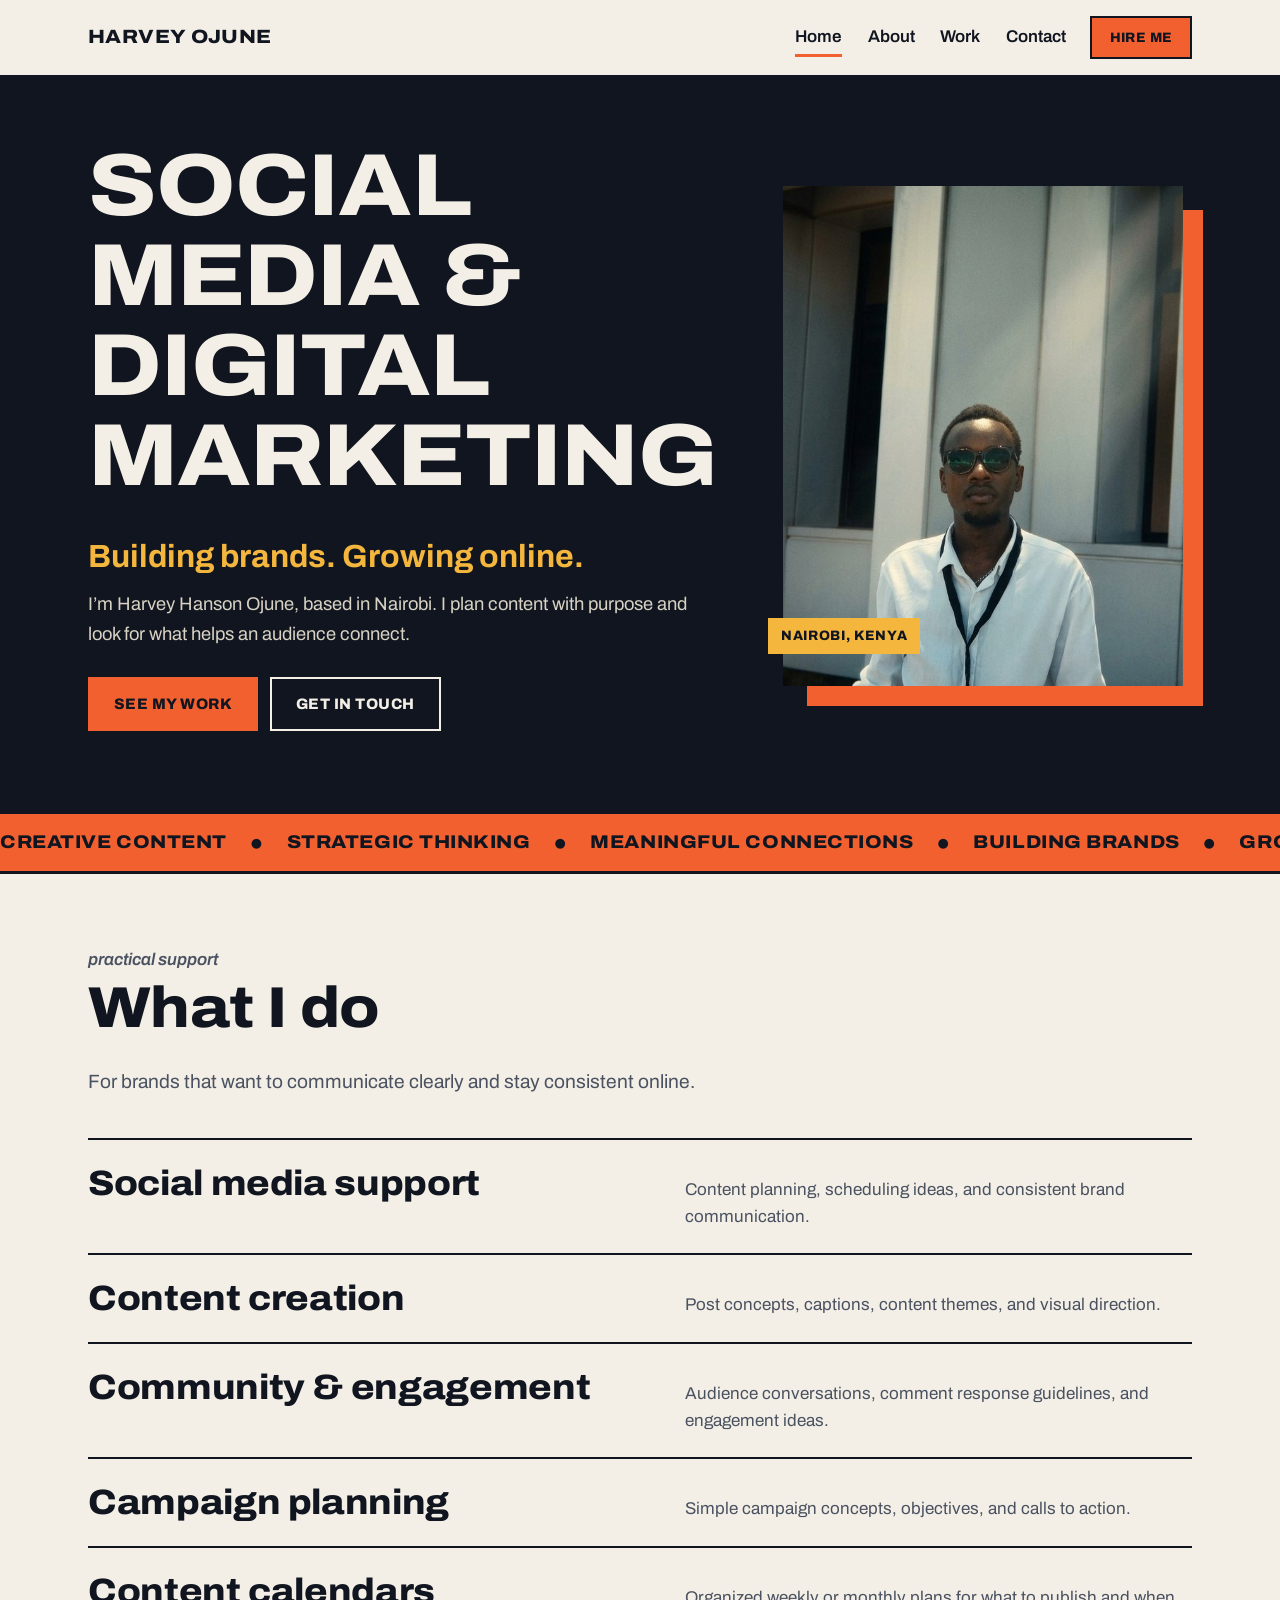
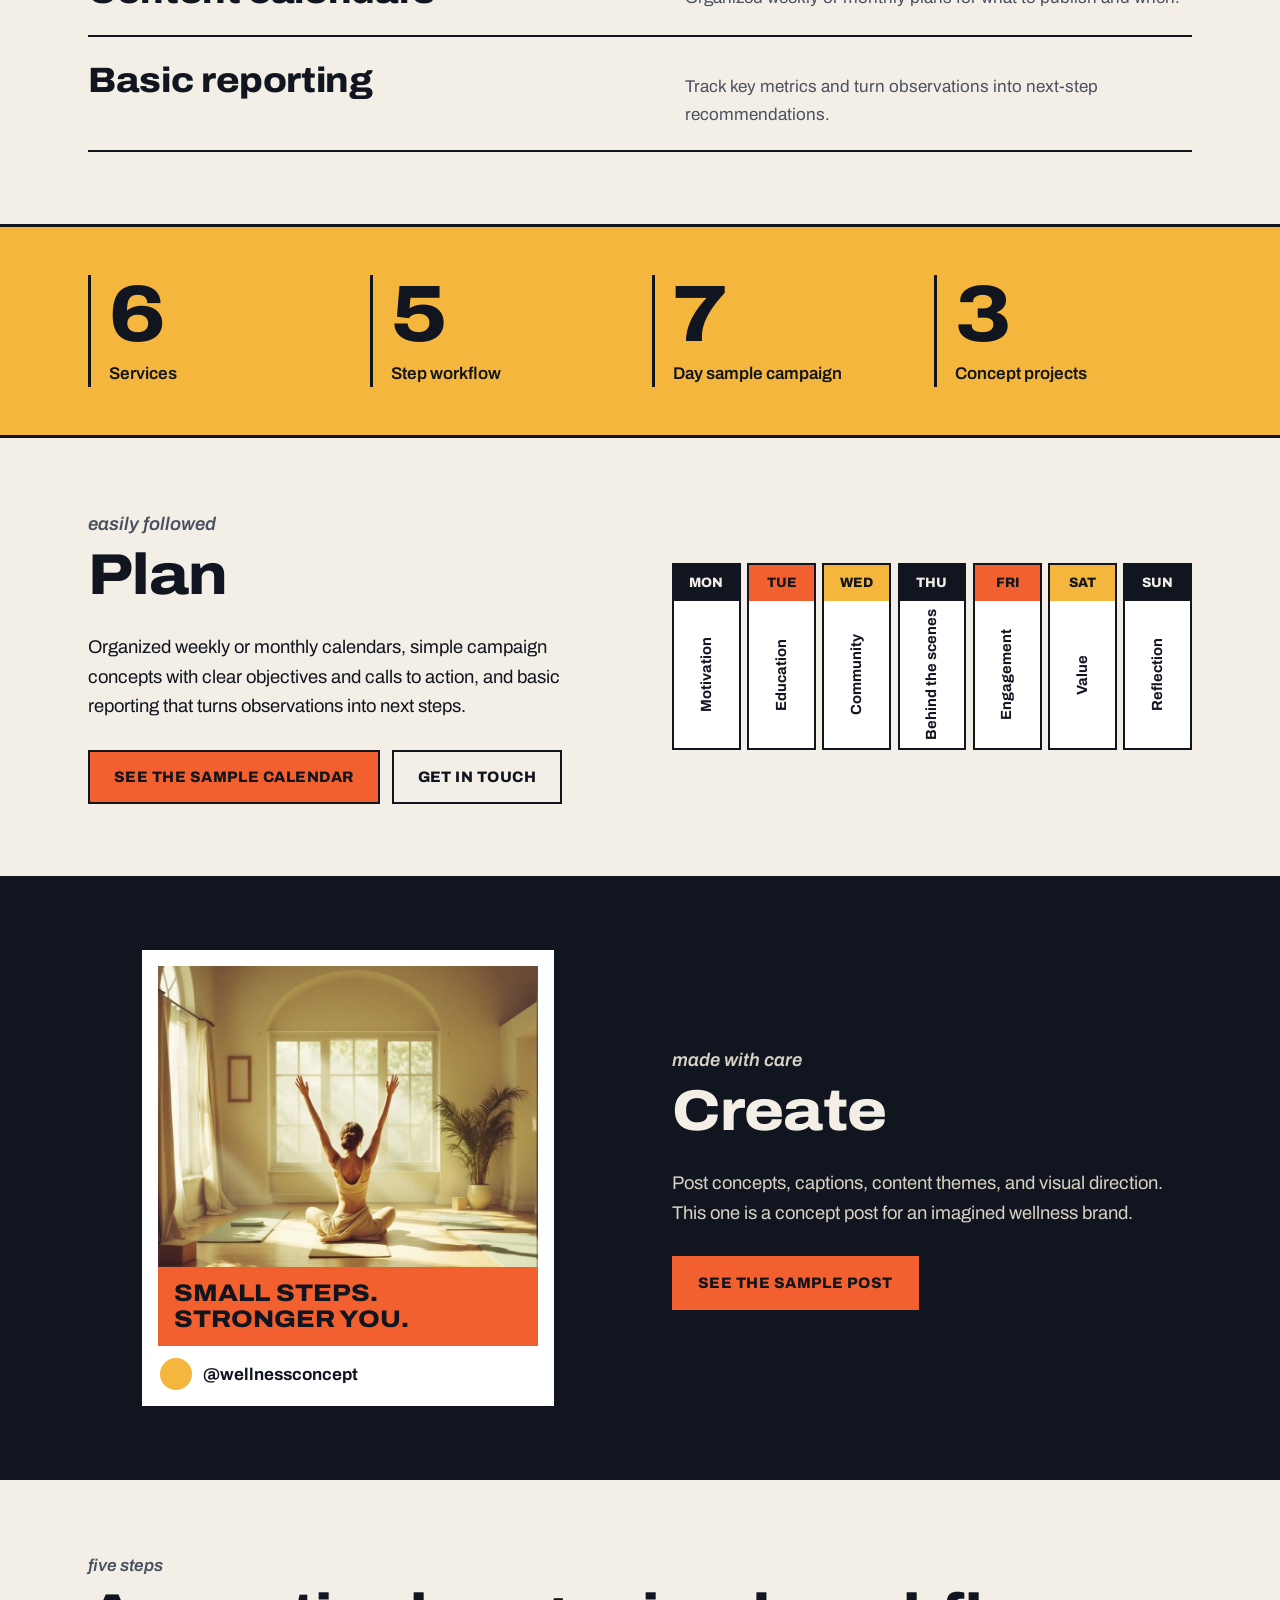
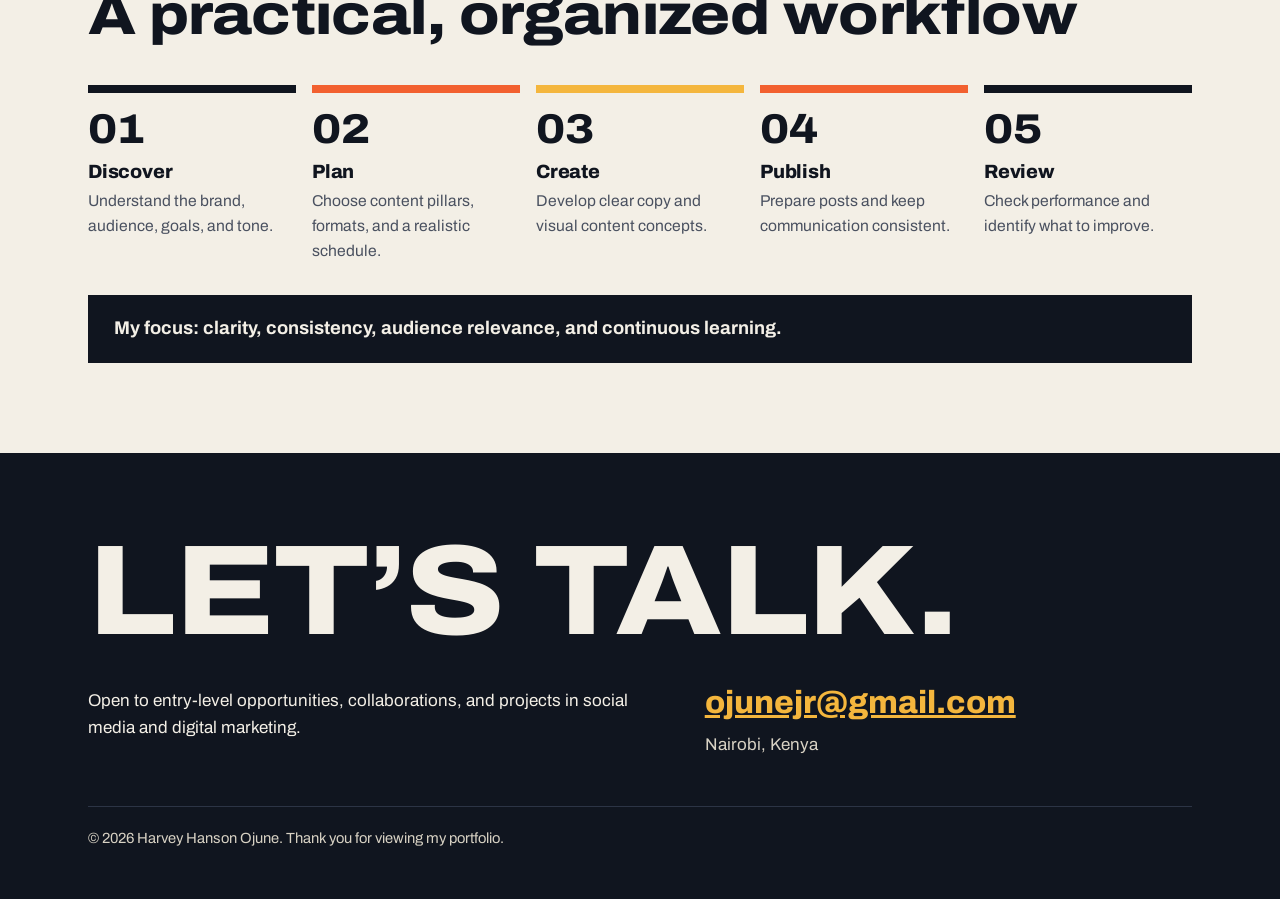
<file: index.html>
<!DOCTYPE html>
<html lang="en">
<head>
  <meta charset="UTF-8">
  <meta name="viewport" content="width=device-width, initial-scale=1">
  <link rel="preconnect" href="https://fonts.googleapis.com">
  <link rel="preconnect" href="https://fonts.gstatic.com" crossorigin>
  <link href="https://fonts.googleapis.com/css2?family=Archivo:wdth,wght@62..125,400..900&display=swap" rel="stylesheet">
  <link rel="icon" href="data:image/svg+xml,%3Csvg xmlns=%27http://www.w3.org/2000/svg%27 viewBox=%270 0 100 100%27%3E%3Crect width=%27100%27 height=%27100%27 fill=%27%23f2602f%27/%3E%3Ctext x=%2750%27 y=%2772%27 font-size=%2768%27 font-family=%27sans-serif%27 font-weight=%27800%27 text-anchor=%27middle%27 fill=%27%2310151f%27%3EH%3C/text%3E%3C/svg%3E">
  <link rel="stylesheet" href="style.css">
  <title>Harvey Ojune | Social Media &amp; Digital Marketing</title>
  <meta name="description" content="Portfolio of Harvey Hanson Ojune, a social media and digital marketing professional in Nairobi, Kenya. Building brands. Growing online.">
</head>
<body>

  <header class="site-header">
    <div class="wrap">
      <a class="brand" href="index.html">Harvey Ojune</a>
      <nav aria-label="Main">
        <a href="index.html" aria-current="page">Home</a>
        <a href="about.html">About</a>
        <a href="work.html">Work</a>
        <a href="#contact">Contact</a>
      </nav>
      <a class="button small" href="mailto:ojunejr@gmail.com?subject=Hello%20Harvey">Hire me</a>
    </div>
  </header>

  <main>
    <section class="hero dark">
      <div class="wrap">
        <div>
          <h1>Social media &amp; digital marketing</h1>
          <p class="tagline">Building brands. Growing online.</p>
          <p class="lead">I&rsquo;m Harvey Hanson Ojune, based in Nairobi. I plan content with purpose and look for what helps an audience connect.</p>
          <div class="button-row">
            <a class="button" href="work.html">See my work</a>
            <a class="button ghost" href="#contact">Get in touch</a>
          </div>
        </div>
        <div class="hero-photo">
          <img src="images/harvey-cover.jpg" alt="Harvey Ojune standing in front of a pale building, wearing sunglasses and a white shirt with a lanyard" width="633" height="844">
          <span class="tag">Nairobi, Kenya</span>
        </div>
      </div>
    </section>

    <div class="ticker" aria-label="Creative content, strategic thinking, meaningful connections">
      <div class="ticker-track">
        <div class="ticker-group"><span>Creative content</span><span>Strategic thinking</span><span>Meaningful connections</span><span>Building brands</span><span>Growing online</span></div>
        <div class="ticker-group" aria-hidden="true"><span>Creative content</span><span>Strategic thinking</span><span>Meaningful connections</span><span>Building brands</span><span>Growing online</span></div>
      </div>
    </div>

    <section id="what-i-do">
      <div class="wrap">
        <p class="kicker">practical support</p>
        <h2>What I do</h2>
        <p class="section-intro">For brands that want to communicate clearly and stay consistent online.</p>
        <ul class="what">
          <li><h3>Social media support</h3><p>Content planning, scheduling ideas, and consistent brand communication.</p></li>
          <li><h3>Content creation</h3><p>Post concepts, captions, content themes, and visual direction.</p></li>
          <li><h3>Community &amp; engagement</h3><p>Audience conversations, comment response guidelines, and engagement ideas.</p></li>
          <li><h3>Campaign planning</h3><p>Simple campaign concepts, objectives, and calls to action.</p></li>
          <li><h3>Content calendars</h3><p>Organized weekly or monthly plans for what to publish and when.</p></li>
          <li><h3>Basic reporting</h3><p>Track key metrics and turn observations into next-step recommendations.</p></li>
        </ul>
      </div>
    </section>

    <div class="stats">
      <div class="wrap">
        <ul>
          <li><span class="num">6</span><span class="label">Services</span></li>
          <li><span class="num">5</span><span class="label">Step workflow</span></li>
          <li><span class="num">7</span><span class="label">Day sample campaign</span></li>
          <li><span class="num">3</span><span class="label">Concept projects</span></li>
        </ul>
      </div>
    </div>

    <section class="feature">
      <div class="wrap">
        <div>
          <p class="kicker">easily followed</p>
          <h2>Plan</h2>
          <p>Organized weekly or monthly calendars, simple campaign concepts with clear objectives and calls to action, and basic reporting that turns observations into next steps.</p>
          <div class="button-row">
            <a class="button" href="work.html#calendar">See the sample calendar</a>
            <a class="button ghost" href="#contact">Get in touch</a>
          </div>
        </div>
        <div>
          <ul class="mini-week" aria-label="Sample week of content themes: Motivation, Education, Community, Behind the scenes, Engagement, Value, Reflection">
            <li><span class="d">Mon</span><span class="t">Motivation</span></li>
            <li><span class="d">Tue</span><span class="t">Education</span></li>
            <li><span class="d">Wed</span><span class="t">Community</span></li>
            <li><span class="d">Thu</span><span class="t">Behind the scenes</span></li>
            <li><span class="d">Fri</span><span class="t">Engagement</span></li>
            <li><span class="d">Sat</span><span class="t">Value</span></li>
            <li><span class="d">Sun</span><span class="t">Reflection</span></li>
          </ul>
        </div>
      </div>
    </section>

    <section class="feature dark">
      <div class="wrap">
        <div class="post-card">
          <div class="post-image">
            <img src="images/wellness-post.jpg" alt="A woman sitting cross-legged in a sunlit yoga studio with her arms raised toward a large window" width="820" height="820">
            <div class="overlay">Small steps. Stronger you.</div>
          </div>
          <div class="post-handle">@wellnessconcept</div>
        </div>
        <div>
          <p class="kicker">made with care</p>
          <h2>Create</h2>
          <p>Post concepts, captions, content themes, and visual direction. This one is a concept post for an imagined wellness brand.</p>
          <div class="button-row">
            <a class="button" href="work.html#post">See the sample post</a>
          </div>
        </div>
      </div>
    </section>

    <section id="workflow">
      <div class="wrap">
        <p class="kicker">five steps</p>
        <h2>A practical, organized workflow</h2>
        <ol class="steps">
          <li><h3>Discover</h3><p>Understand the brand, audience, goals, and tone.</p></li>
          <li><h3>Plan</h3><p>Choose content pillars, formats, and a realistic schedule.</p></li>
          <li><h3>Create</h3><p>Develop clear copy and visual content concepts.</p></li>
          <li><h3>Publish</h3><p>Prepare posts and keep communication consistent.</p></li>
          <li><h3>Review</h3><p>Check performance and identify what to improve.</p></li>
        </ol>
        <p class="focus">My focus: clarity, consistency, audience relevance, and continuous learning.</p>
      </div>
    </section>
  </main>

  <footer class="contact dark" id="contact">
    <div class="wrap">
      <h2>Let&rsquo;s talk.</h2>
      <div class="row">
        <p>Open to entry-level opportunities, collaborations, and projects in social media and digital marketing.</p>
        <div>
          <p class="email"><a href="mailto:ojunejr@gmail.com">ojunejr@gmail.com</a></p>
          <p class="place">Nairobi, Kenya</p>
        </div>
      </div>
      <p class="legal">&copy; 2026 Harvey Hanson Ojune. Thank you for viewing my portfolio.</p>
    </div>
  </footer>

</body>
</html>
</file>
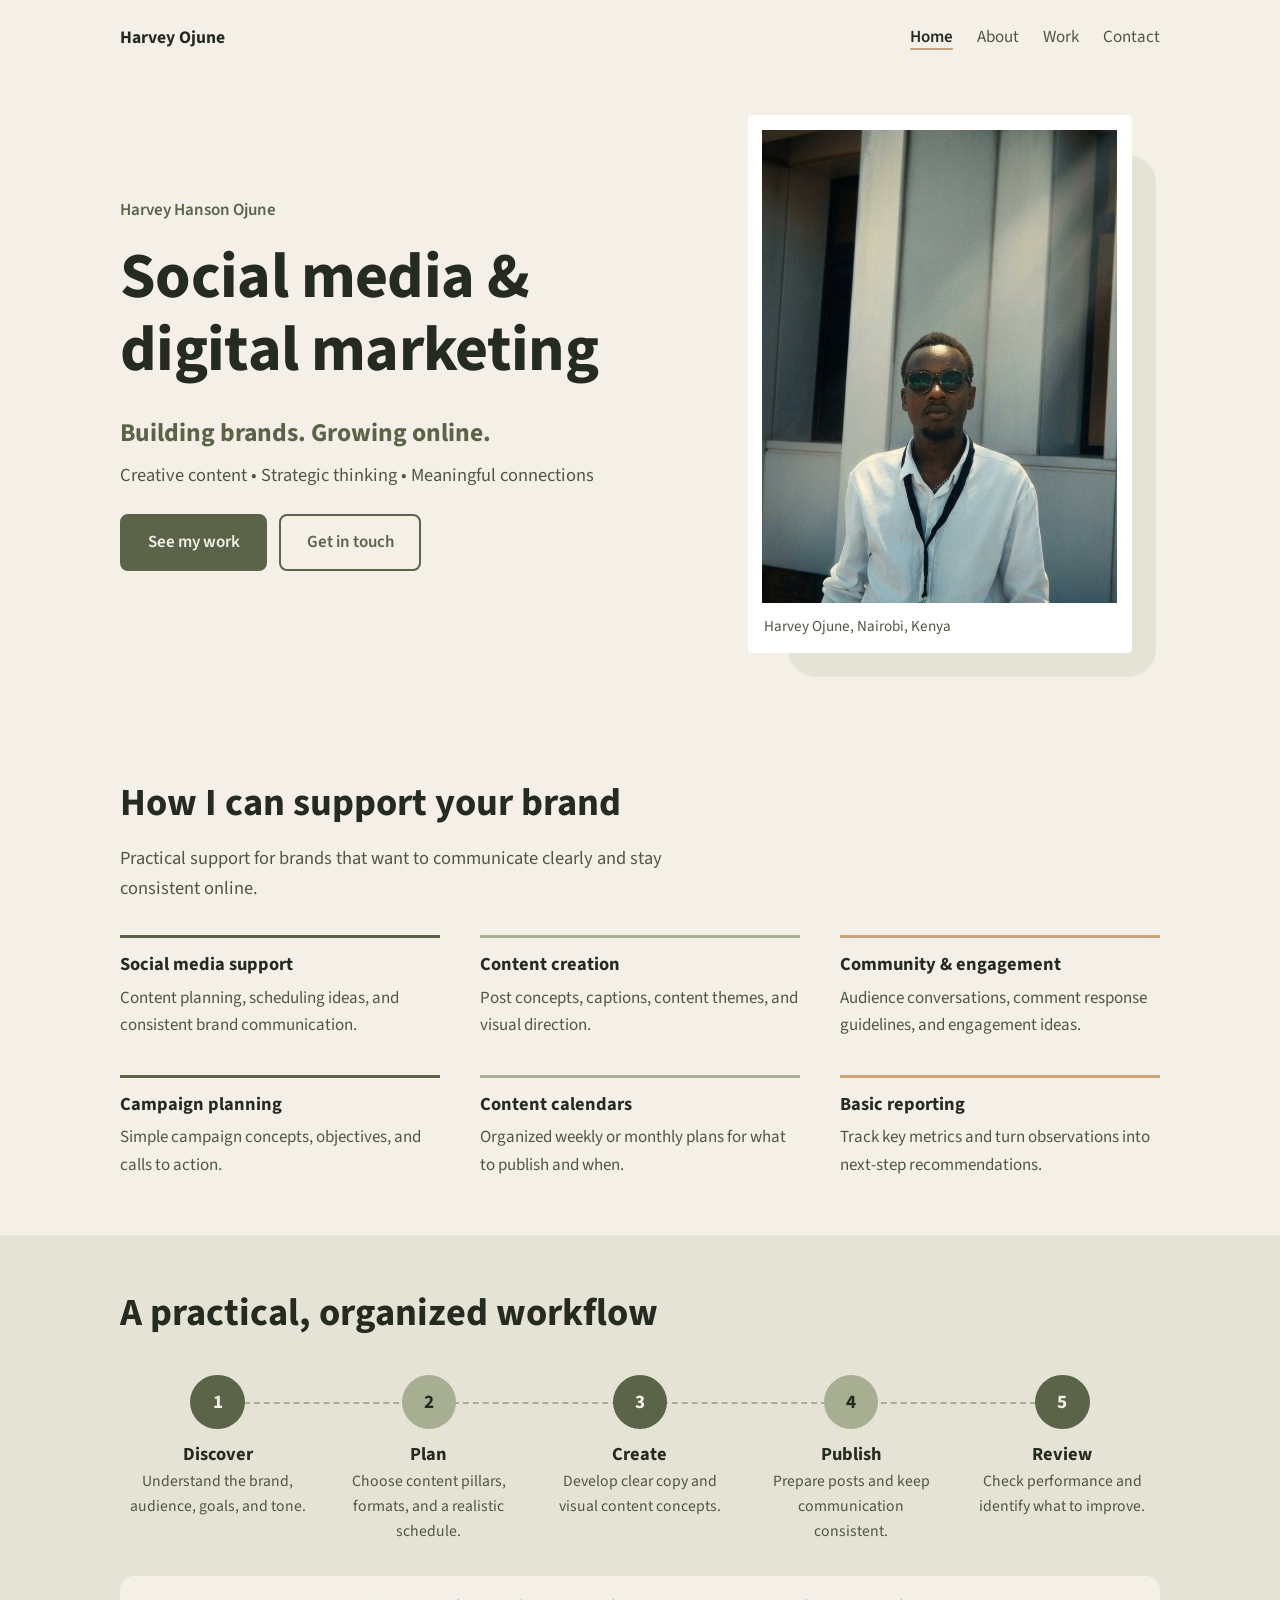
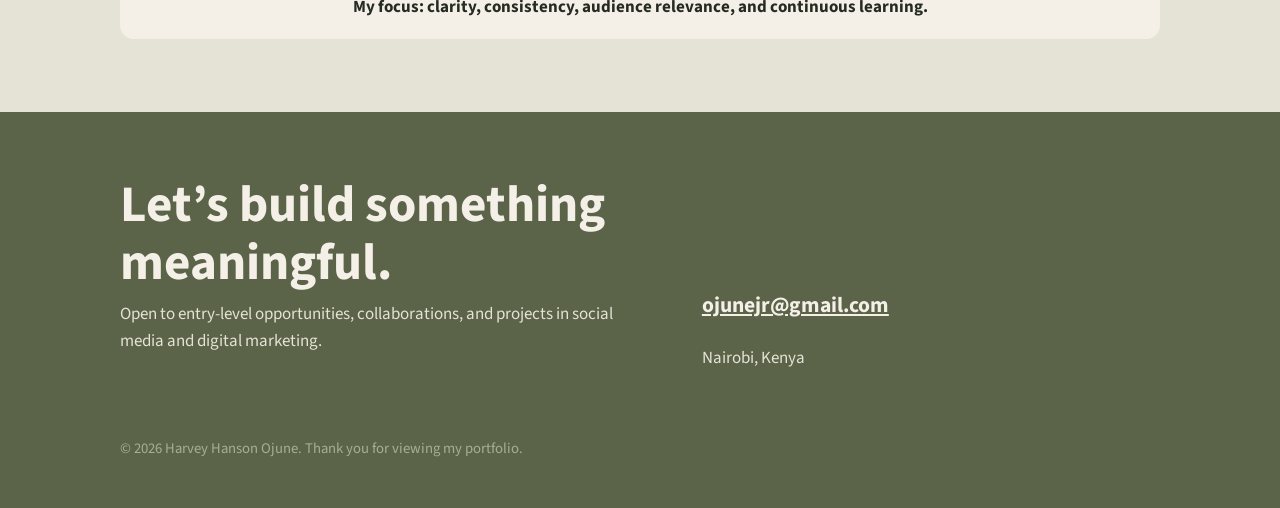
<file: portfolio-site/index.html>
<!DOCTYPE html>
<html lang="en">
<head>
  <meta charset="UTF-8">
  <meta name="viewport" content="width=device-width, initial-scale=1">
  <link rel="preconnect" href="https://fonts.googleapis.com">
  <link rel="preconnect" href="https://fonts.gstatic.com" crossorigin>
  <link href="https://fonts.googleapis.com/css2?family=Source+Sans+3:wght@400;600;700;800&display=swap" rel="stylesheet">
  <link rel="icon" href="data:image/svg+xml,%3Csvg xmlns=%27http://www.w3.org/2000/svg%27 viewBox=%270 0 100 100%27%3E%3Crect width=%27100%27 height=%27100%27 rx=%2722%27 fill=%27%235b6349%27/%3E%3Ctext x=%2750%27 y=%2770%27 font-size=%2762%27 font-family=%27sans-serif%27 font-weight=%27700%27 text-anchor=%27middle%27 fill=%27%23f4f0e8%27%3EH%3C/text%3E%3C/svg%3E">
  <link rel="stylesheet" href="style.css">
  <title>Harvey Ojune | Social Media &amp; Digital Marketing</title>
  <meta name="description" content="Portfolio of Harvey Hanson Ojune, a social media and digital marketing professional in Nairobi, Kenya. Creative content, strategic thinking, meaningful connections.">
</head>
<body>

  <header class="site-header">
    <div class="wrap">
      <a class="brand" href="index.html">Harvey Ojune</a>
      <nav aria-label="Main">
        <a href="index.html" aria-current="page">Home</a>
        <a href="about.html">About</a>
        <a href="work.html">Work</a>
        <a href="#contact">Contact</a>
      </nav>
    </div>
  </header>

  <main>
    <section class="hero">
      <div class="wrap">
        <div>
          <p class="name">Harvey Hanson Ojune</p>
          <h1>Social media &amp; digital marketing</h1>
          <p class="tagline">Building brands. Growing online.</p>
          <p class="pillars">Creative content &bull; Strategic thinking &bull; Meaningful connections</p>
          <div class="button-row">
            <a class="button" href="work.html">See my work</a>
            <a class="button ghost" href="#contact">Get in touch</a>
          </div>
        </div>
        <div class="photo-frame">
          <figure>
            <img src="images/harvey-cover.jpg" alt="Harvey Ojune standing in front of a pale building, wearing sunglasses and a white shirt with a lanyard" width="633" height="844">
            <figcaption>Harvey Ojune, Nairobi, Kenya</figcaption>
          </figure>
        </div>
      </div>
    </section>

    <section id="services">
      <div class="wrap">
        <h2>How I can support your brand</h2>
        <p class="section-intro">Practical support for brands that want to communicate clearly and stay consistent online.</p>
        <ul class="services">
          <li>
            <h3>Social media support</h3>
            <p>Content planning, scheduling ideas, and consistent brand communication.</p>
          </li>
          <li>
            <h3>Content creation</h3>
            <p>Post concepts, captions, content themes, and visual direction.</p>
          </li>
          <li>
            <h3>Community &amp; engagement</h3>
            <p>Audience conversations, comment response guidelines, and engagement ideas.</p>
          </li>
          <li>
            <h3>Campaign planning</h3>
            <p>Simple campaign concepts, objectives, and calls to action.</p>
          </li>
          <li>
            <h3>Content calendars</h3>
            <p>Organized weekly or monthly plans for what to publish and when.</p>
          </li>
          <li>
            <h3>Basic reporting</h3>
            <p>Track key metrics and turn observations into next-step recommendations.</p>
          </li>
        </ul>
      </div>
    </section>

    <section class="workflow-band" id="workflow">
      <div class="wrap">
        <h2>A practical, organized workflow</h2>
        <ol class="steps">
          <li>
            <h3>Discover</h3>
            <p>Understand the brand, audience, goals, and tone.</p>
          </li>
          <li>
            <h3>Plan</h3>
            <p>Choose content pillars, formats, and a realistic schedule.</p>
          </li>
          <li>
            <h3>Create</h3>
            <p>Develop clear copy and visual content concepts.</p>
          </li>
          <li>
            <h3>Publish</h3>
            <p>Prepare posts and keep communication consistent.</p>
          </li>
          <li>
            <h3>Review</h3>
            <p>Check performance and identify what to improve.</p>
          </li>
        </ol>
        <p class="focus">My focus: clarity, consistency, audience relevance, and continuous learning.</p>
      </div>
    </section>
  </main>

  <footer class="contact" id="contact">
    <div class="wrap">
      <div>
        <h2>Let&rsquo;s build something meaningful.</h2>
        <p>Open to entry-level opportunities, collaborations, and projects in social media and digital marketing.</p>
      </div>
      <div>
        <p class="email"><a href="mailto:ojunejr@gmail.com">ojunejr@gmail.com</a></p>
        <p class="place">Nairobi, Kenya</p>
      </div>
      <p class="legal">&copy; 2026 Harvey Hanson Ojune. Thank you for viewing my portfolio.</p>
    </div>
  </footer>

</body>
</html>
</file>
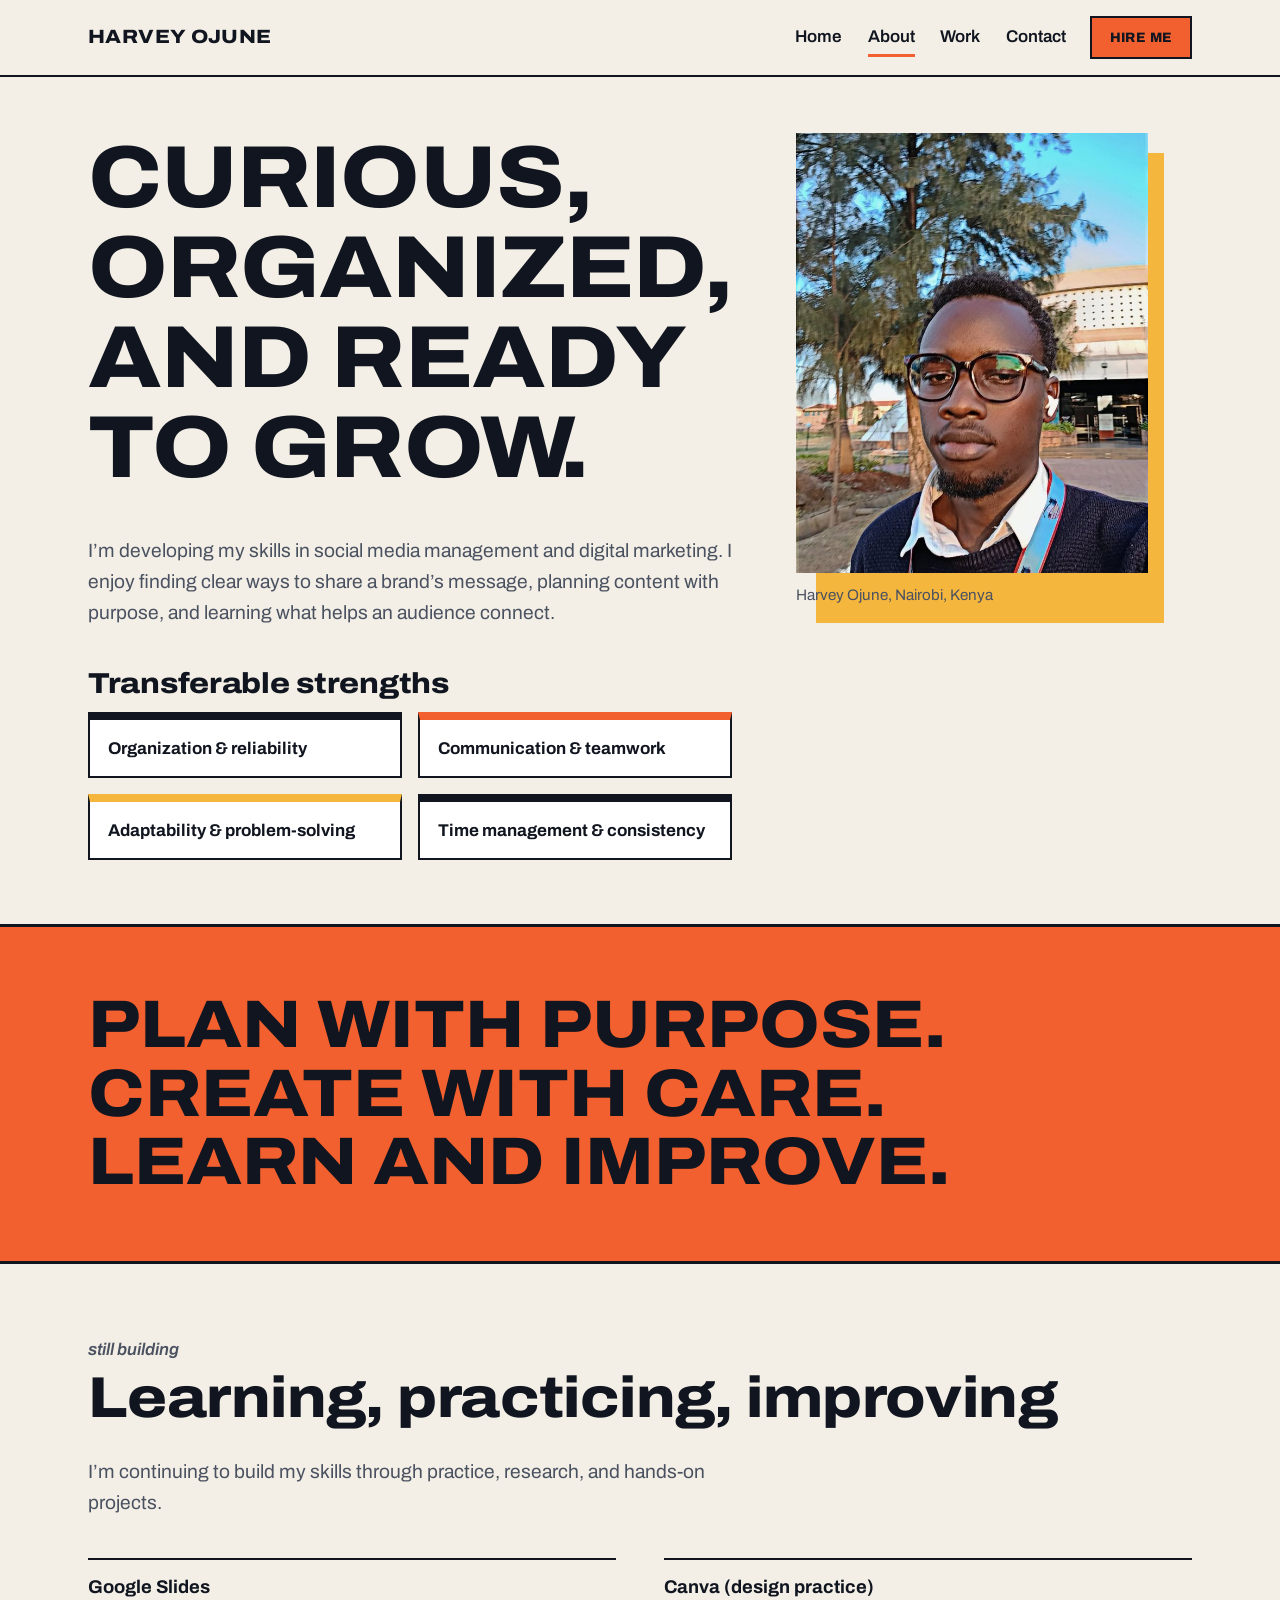
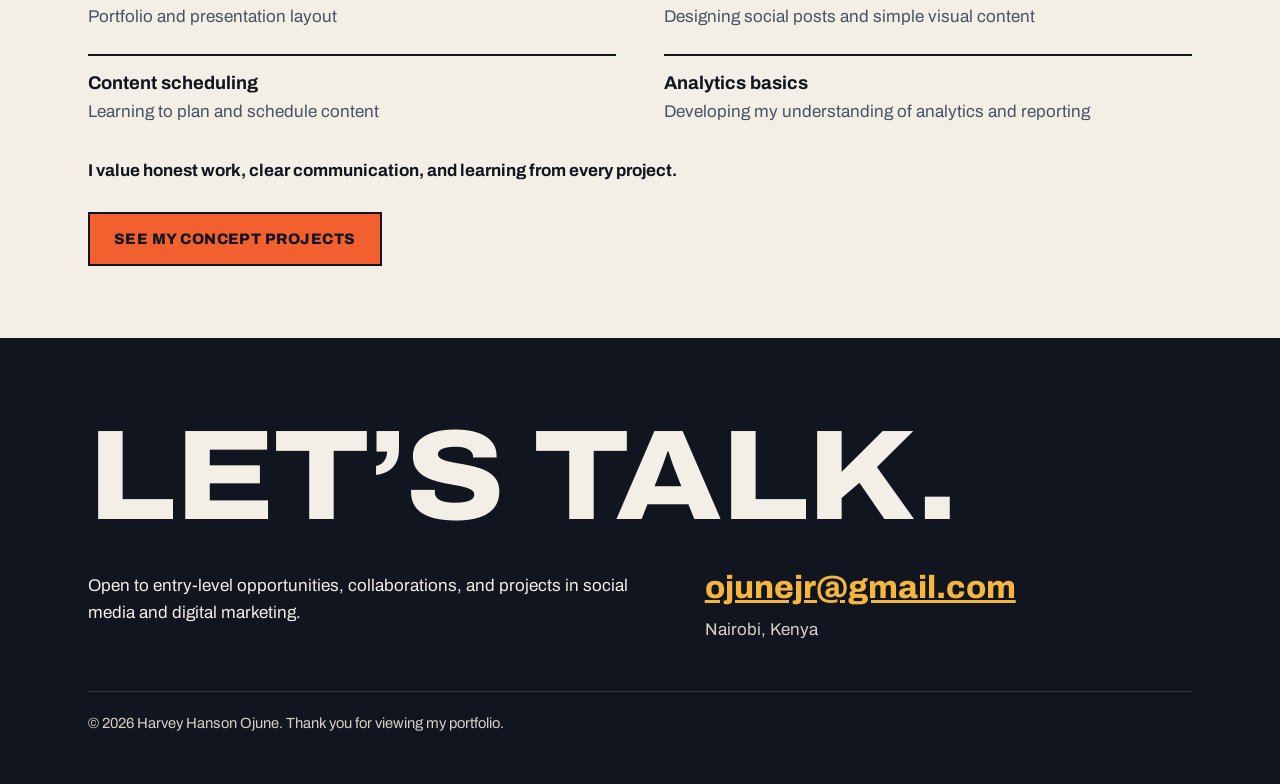
<file: about.html>
<!DOCTYPE html>
<html lang="en">
<head>
  <meta charset="UTF-8">
  <meta name="viewport" content="width=device-width, initial-scale=1">
  <link rel="preconnect" href="https://fonts.googleapis.com">
  <link rel="preconnect" href="https://fonts.gstatic.com" crossorigin>
  <link href="https://fonts.googleapis.com/css2?family=Archivo:wdth,wght@62..125,400..900&display=swap" rel="stylesheet">
  <link rel="icon" href="data:image/svg+xml,%3Csvg xmlns=%27http://www.w3.org/2000/svg%27 viewBox=%270 0 100 100%27%3E%3Crect width=%27100%27 height=%27100%27 fill=%27%23f2602f%27/%3E%3Ctext x=%2750%27 y=%2772%27 font-size=%2768%27 font-family=%27sans-serif%27 font-weight=%27800%27 text-anchor=%27middle%27 fill=%27%2310151f%27%3EH%3C/text%3E%3C/svg%3E">
  <link rel="stylesheet" href="style.css">
  <title>About | Harvey Ojune</title>
  <meta name="description" content="About Harvey Ojune: curious, organized, and developing skills in social media management and digital marketing.">
</head>
<body>

  <header class="site-header">
    <div class="wrap">
      <a class="brand" href="index.html">Harvey Ojune</a>
      <nav aria-label="Main">
        <a href="index.html">Home</a>
        <a href="about.html" aria-current="page">About</a>
        <a href="work.html">Work</a>
        <a href="#contact">Contact</a>
      </nav>
      <a class="button small" href="mailto:ojunejr@gmail.com?subject=Hello%20Harvey">Hire me</a>
    </div>
  </header>

  <main>
    <section class="page-head">
      <div class="wrap about-grid">
        <div>
          <h1>Curious, organized, and ready to grow.</h1>
          <p class="section-intro">I&rsquo;m developing my skills in social media management and digital marketing. I enjoy finding clear ways to share a brand&rsquo;s message, planning content with purpose, and learning what helps an audience connect.</p>
          <h2 style="font-size:1.8rem;">Transferable strengths</h2>
          <ul class="strengths">
            <li>Organization &amp; reliability</li>
            <li>Communication &amp; teamwork</li>
            <li>Adaptability &amp; problem-solving</li>
            <li>Time management &amp; consistency</li>
          </ul>
        </div>
        <figure class="about-photo">
          <img src="images/harvey-about.jpg" alt="Harvey Ojune wearing glasses and a navy sweater, outdoors on a sunny day" width="648" height="1152">
          <figcaption>Harvey Ojune, Nairobi, Kenya</figcaption>
        </figure>
      </div>
    </section>

    <div class="approach-panel">
      <div class="wrap">
        <p>Plan with purpose.<br>Create with care.<br>Learn and improve.</p>
      </div>
    </div>

    <section>
      <div class="wrap">
        <p class="kicker">still building</p>
        <h2>Learning, practicing, improving</h2>
        <p class="section-intro">I&rsquo;m continuing to build my skills through practice, research, and hands-on projects.</p>
        <ul class="tools">
          <li><strong>Google Slides</strong><span>Portfolio and presentation layout</span></li>
          <li><strong>Canva (design practice)</strong><span>Designing social posts and simple visual content</span></li>
          <li><strong>Content scheduling</strong><span>Learning to plan and schedule content</span></li>
          <li><strong>Analytics basics</strong><span>Developing my understanding of analytics and reporting</span></li>
        </ul>
        <p><strong>I value honest work, clear communication, and learning from every project.</strong></p>
        <div class="button-row">
          <a class="button" href="work.html">See my concept projects</a>
        </div>
      </div>
    </section>
  </main>

  <footer class="contact dark" id="contact">
    <div class="wrap">
      <h2>Let&rsquo;s talk.</h2>
      <div class="row">
        <p>Open to entry-level opportunities, collaborations, and projects in social media and digital marketing.</p>
        <div>
          <p class="email"><a href="mailto:ojunejr@gmail.com">ojunejr@gmail.com</a></p>
          <p class="place">Nairobi, Kenya</p>
        </div>
      </div>
      <p class="legal">&copy; 2026 Harvey Hanson Ojune. Thank you for viewing my portfolio.</p>
    </div>
  </footer>

</body>
</html>
</file>
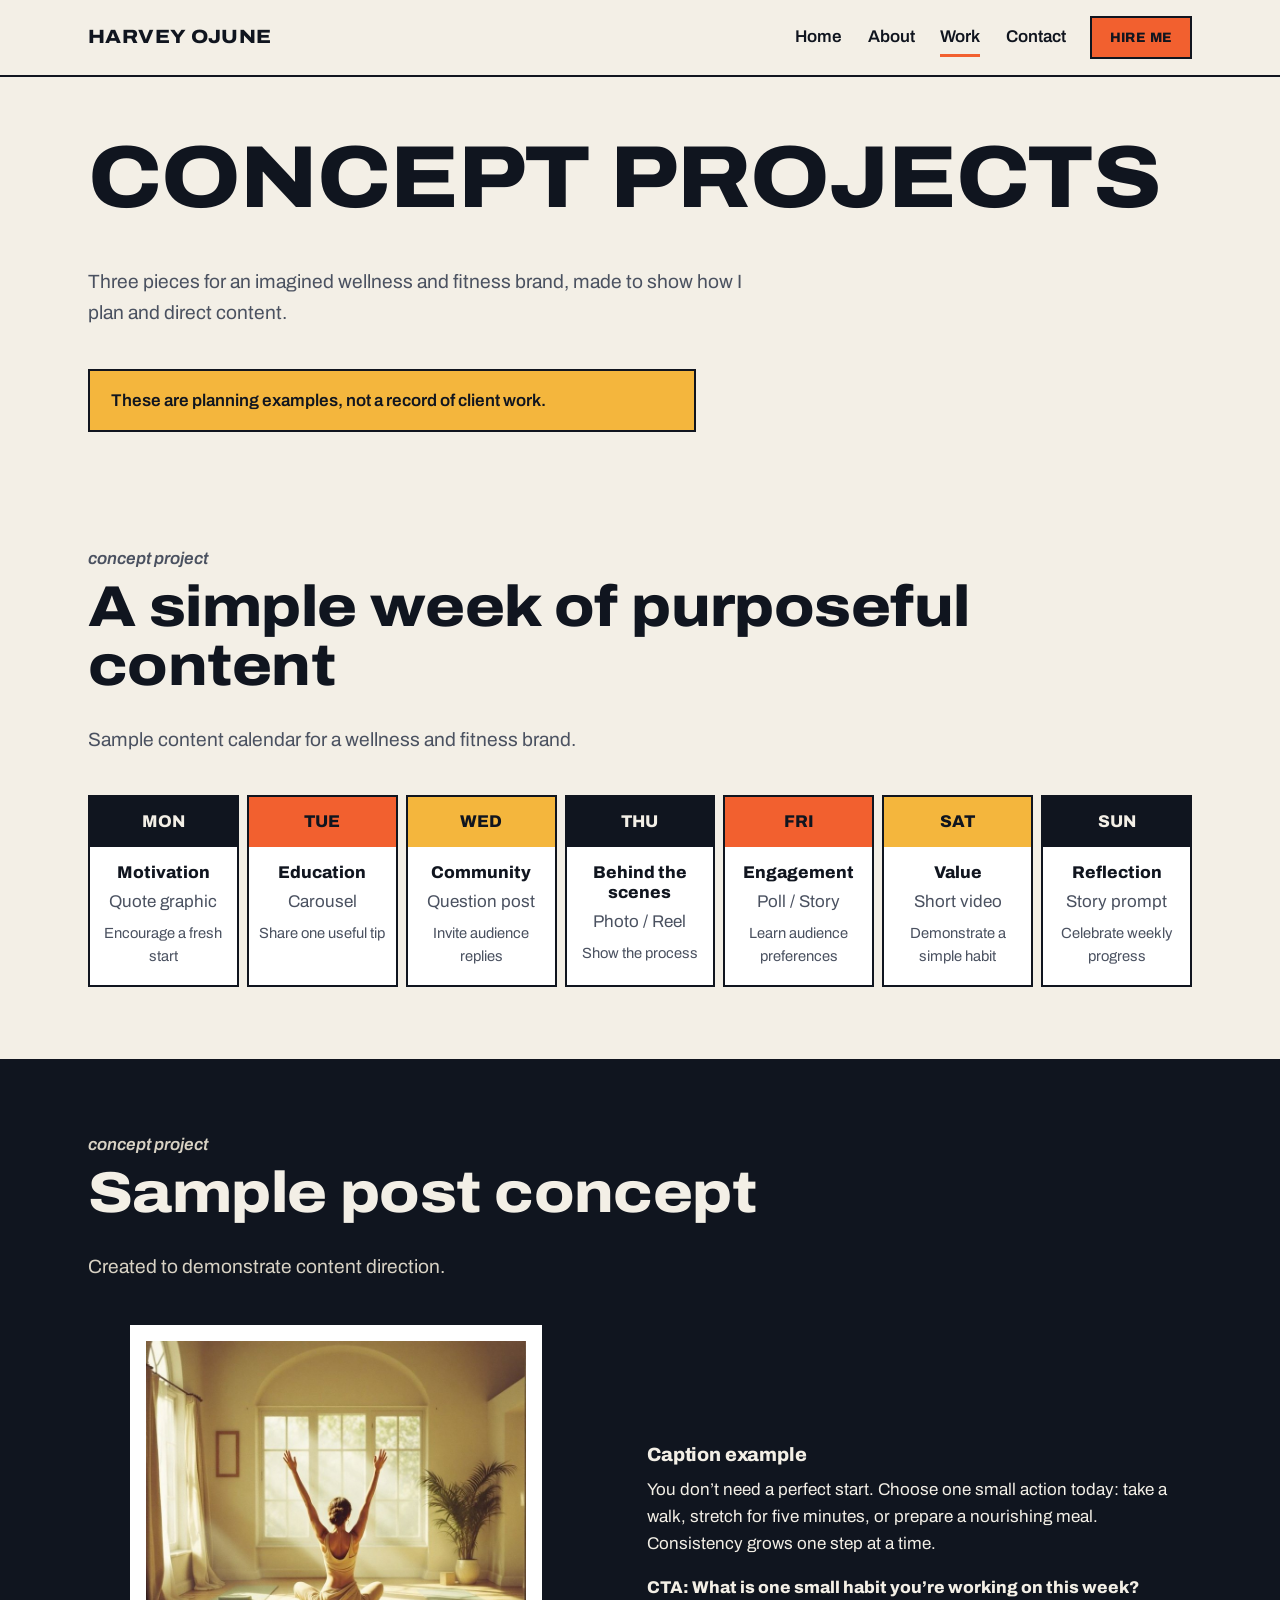
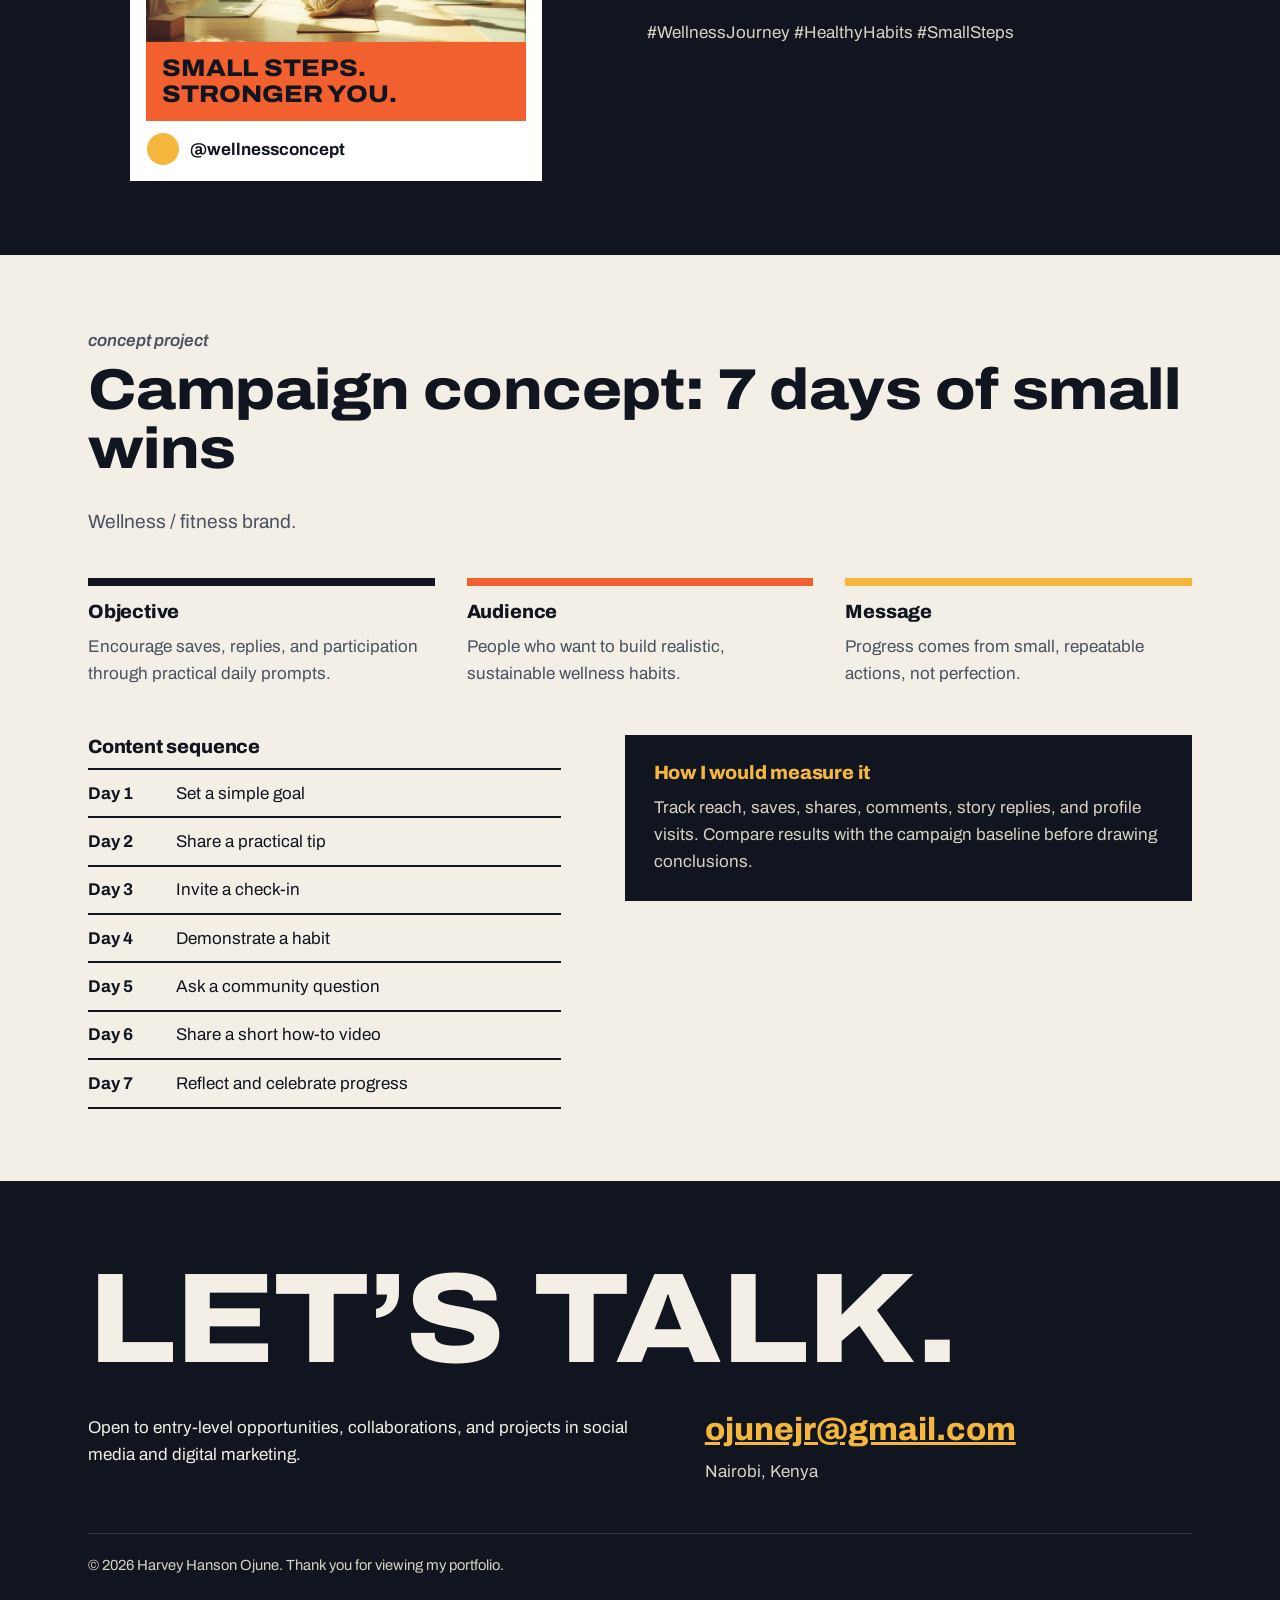
<file: work.html>
<!DOCTYPE html>
<html lang="en">
<head>
  <meta charset="UTF-8">
  <meta name="viewport" content="width=device-width, initial-scale=1">
  <link rel="preconnect" href="https://fonts.googleapis.com">
  <link rel="preconnect" href="https://fonts.gstatic.com" crossorigin>
  <link href="https://fonts.googleapis.com/css2?family=Archivo:wdth,wght@62..125,400..900&display=swap" rel="stylesheet">
  <link rel="icon" href="data:image/svg+xml,%3Csvg xmlns=%27http://www.w3.org/2000/svg%27 viewBox=%270 0 100 100%27%3E%3Crect width=%27100%27 height=%27100%27 fill=%27%23f2602f%27/%3E%3Ctext x=%2750%27 y=%2772%27 font-size=%2768%27 font-family=%27sans-serif%27 font-weight=%27800%27 text-anchor=%27middle%27 fill=%27%2310151f%27%3EH%3C/text%3E%3C/svg%3E">
  <link rel="stylesheet" href="style.css">
  <title>Work | Harvey Ojune</title>
  <meta name="description" content="Concept projects by Harvey Ojune: a sample content calendar, post, and 7-day campaign for a wellness brand.">
</head>
<body>

  <header class="site-header">
    <div class="wrap">
      <a class="brand" href="index.html">Harvey Ojune</a>
      <nav aria-label="Main">
        <a href="index.html">Home</a>
        <a href="about.html">About</a>
        <a href="work.html" aria-current="page">Work</a>
        <a href="#contact">Contact</a>
      </nav>
      <a class="button small" href="mailto:ojunejr@gmail.com?subject=Hello%20Harvey">Hire me</a>
    </div>
  </header>

  <main>
    <section class="page-head">
      <div class="wrap">
        <h1>Concept projects</h1>
        <p class="section-intro">Three pieces for an imagined wellness and fitness brand, made to show how I plan and direct content.</p>
        <p class="notice">These are planning examples, not a record of client work.</p>
      </div>
    </section>

    <section id="calendar">
      <div class="wrap">
        <p class="kicker">concept project</p>
        <h2>A simple week of purposeful content</h2>
        <p class="section-intro">Sample content calendar for a wellness and fitness brand.</p>
        <ul class="week">
          <li><span class="day">Mon</span><span class="theme">Motivation</span><span class="format">Quote graphic</span><span class="goal">Encourage a fresh start</span></li>
          <li><span class="day">Tue</span><span class="theme">Education</span><span class="format">Carousel</span><span class="goal">Share one useful tip</span></li>
          <li><span class="day">Wed</span><span class="theme">Community</span><span class="format">Question post</span><span class="goal">Invite audience replies</span></li>
          <li><span class="day">Thu</span><span class="theme">Behind the scenes</span><span class="format">Photo / Reel</span><span class="goal">Show the process</span></li>
          <li><span class="day">Fri</span><span class="theme">Engagement</span><span class="format">Poll / Story</span><span class="goal">Learn audience preferences</span></li>
          <li><span class="day">Sat</span><span class="theme">Value</span><span class="format">Short video</span><span class="goal">Demonstrate a simple habit</span></li>
          <li><span class="day">Sun</span><span class="theme">Reflection</span><span class="format">Story prompt</span><span class="goal">Celebrate weekly progress</span></li>
        </ul>
      </div>
    </section>

    <section id="post" class="dark">
      <div class="wrap">
        <p class="kicker">concept project</p>
        <h2>Sample post concept</h2>
        <p class="section-intro">Created to demonstrate content direction.</p>
        <div class="post-demo">
          <div class="post-card">
            <div class="post-image">
              <img src="images/wellness-post.jpg" alt="A woman sitting cross-legged in a sunlit yoga studio with her arms raised toward a large window" width="820" height="820">
              <div class="overlay">Small steps. Stronger you.</div>
            </div>
            <div class="post-handle">@wellnessconcept</div>
          </div>
          <div>
            <h3>Caption example</h3>
            <p>You don&rsquo;t need a perfect start. Choose one small action today: take a walk, stretch for five minutes, or prepare a nourishing meal. Consistency grows one step at a time.</p>
            <p class="cta">CTA: What is one small habit you&rsquo;re working on this week?</p>
            <p style="color:var(--line)">#WellnessJourney #HealthyHabits #SmallSteps</p>
          </div>
        </div>
      </div>
    </section>

    <section id="campaign">
      <div class="wrap">
        <p class="kicker">concept project</p>
        <h2>Campaign concept: 7 days of small wins</h2>
        <p class="section-intro">Wellness / fitness brand.</p>
        <div class="campaign-top">
          <div><h3>Objective</h3><p>Encourage saves, replies, and participation through practical daily prompts.</p></div>
          <div><h3>Audience</h3><p>People who want to build realistic, sustainable wellness habits.</p></div>
          <div><h3>Message</h3><p>Progress comes from small, repeatable actions, not perfection.</p></div>
        </div>
        <div class="campaign-bottom">
          <div>
            <h3>Content sequence</h3>
            <ol class="days">
              <li><strong>Day 1</strong> Set a simple goal</li>
              <li><strong>Day 2</strong> Share a practical tip</li>
              <li><strong>Day 3</strong> Invite a check-in</li>
              <li><strong>Day 4</strong> Demonstrate a habit</li>
              <li><strong>Day 5</strong> Ask a community question</li>
              <li><strong>Day 6</strong> Share a short how-to video</li>
              <li><strong>Day 7</strong> Reflect and celebrate progress</li>
            </ol>
          </div>
          <div class="measure">
            <h3>How I would measure it</h3>
            <p>Track reach, saves, shares, comments, story replies, and profile visits. Compare results with the campaign baseline before drawing conclusions.</p>
          </div>
        </div>
      </div>
    </section>
  </main>

  <footer class="contact dark" id="contact">
    <div class="wrap">
      <h2>Let&rsquo;s talk.</h2>
      <div class="row">
        <p>Open to entry-level opportunities, collaborations, and projects in social media and digital marketing.</p>
        <div>
          <p class="email"><a href="mailto:ojunejr@gmail.com">ojunejr@gmail.com</a></p>
          <p class="place">Nairobi, Kenya</p>
        </div>
      </div>
      <p class="legal">&copy; 2026 Harvey Hanson Ojune. Thank you for viewing my portfolio.</p>
    </div>
  </footer>

</body>
</html>
</file>
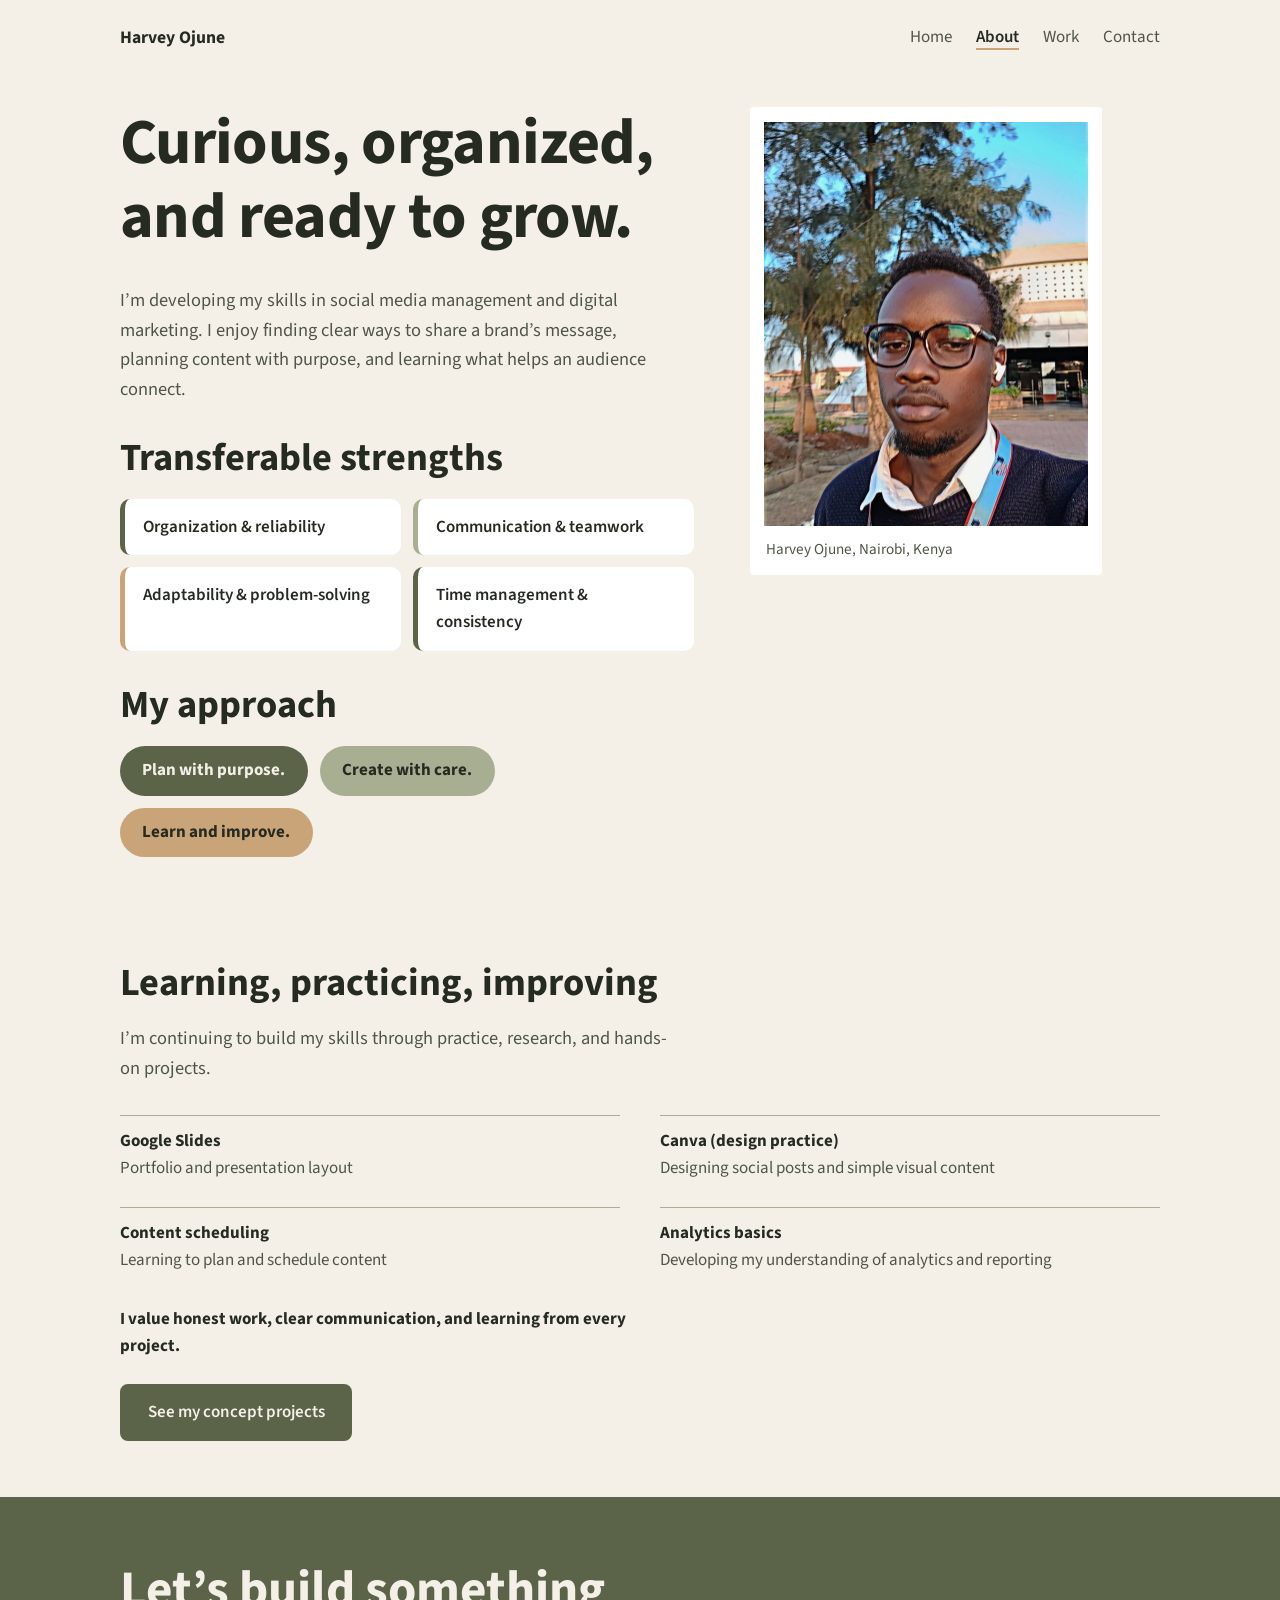
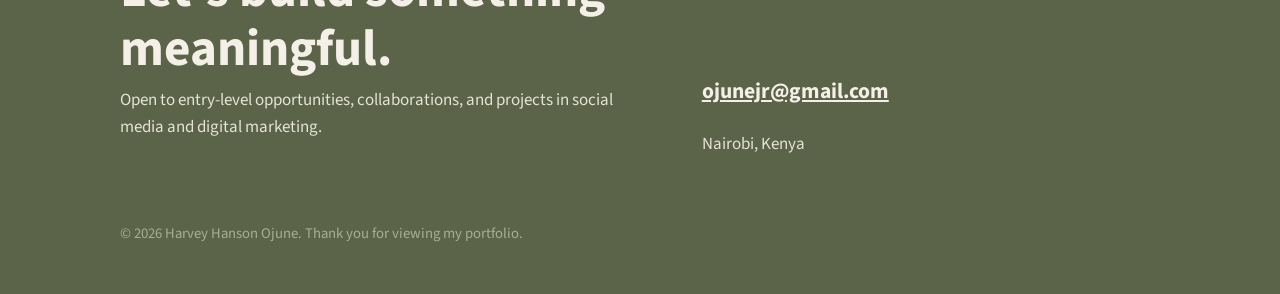
<file: portfolio-site/about.html>
<!DOCTYPE html>
<html lang="en">
<head>
  <meta charset="UTF-8">
  <meta name="viewport" content="width=device-width, initial-scale=1">
  <link rel="preconnect" href="https://fonts.googleapis.com">
  <link rel="preconnect" href="https://fonts.gstatic.com" crossorigin>
  <link href="https://fonts.googleapis.com/css2?family=Source+Sans+3:wght@400;600;700;800&display=swap" rel="stylesheet">
  <link rel="icon" href="data:image/svg+xml,%3Csvg xmlns=%27http://www.w3.org/2000/svg%27 viewBox=%270 0 100 100%27%3E%3Crect width=%27100%27 height=%27100%27 rx=%2722%27 fill=%27%235b6349%27/%3E%3Ctext x=%2750%27 y=%2770%27 font-size=%2762%27 font-family=%27sans-serif%27 font-weight=%27700%27 text-anchor=%27middle%27 fill=%27%23f4f0e8%27%3EH%3C/text%3E%3C/svg%3E">
  <link rel="stylesheet" href="style.css">
  <title>About | Harvey Ojune</title>
  <meta name="description" content="About Harvey Ojune: curious, organized, and developing skills in social media management and digital marketing.">
</head>
<body>

  <header class="site-header">
    <div class="wrap">
      <a class="brand" href="index.html">Harvey Ojune</a>
      <nav aria-label="Main">
        <a href="index.html">Home</a>
        <a href="about.html" aria-current="page">About</a>
        <a href="work.html">Work</a>
        <a href="#contact">Contact</a>
      </nav>
    </div>
  </header>

  <main>
    <section class="page-head">
      <div class="wrap about-grid">
        <div>
          <h1>Curious, organized, and ready to grow.</h1>
          <p class="section-intro">I&rsquo;m developing my skills in social media management and digital marketing. I enjoy finding clear ways to share a brand&rsquo;s message, planning content with purpose, and learning what helps an audience connect.</p>

          <h2>Transferable strengths</h2>
          <ul class="strengths">
            <li>Organization &amp; reliability</li>
            <li>Communication &amp; teamwork</li>
            <li>Adaptability &amp; problem-solving</li>
            <li>Time management &amp; consistency</li>
          </ul>

          <h2>My approach</h2>
          <ul class="approach">
            <li>Plan with purpose.</li>
            <li>Create with care.</li>
            <li>Learn and improve.</li>
          </ul>
        </div>
        <figure class="about-photo">
          <img src="images/harvey-about.jpg" alt="Harvey Ojune wearing glasses and a navy sweater, outdoors on a sunny day" width="648" height="1152">
          <figcaption>Harvey Ojune, Nairobi, Kenya</figcaption>
        </figure>
      </div>
    </section>

    <section>
      <div class="wrap">
        <h2>Learning, practicing, improving</h2>
        <p class="section-intro">I&rsquo;m continuing to build my skills through practice, research, and hands-on projects.</p>
        <ul class="tools">
          <li><strong>Google Slides</strong><span>Portfolio and presentation layout</span></li>
          <li><strong>Canva (design practice)</strong><span>Designing social posts and simple visual content</span></li>
          <li><strong>Content scheduling</strong><span>Learning to plan and schedule content</span></li>
          <li><strong>Analytics basics</strong><span>Developing my understanding of analytics and reporting</span></li>
        </ul>
        <p style="margin-top:2rem;font-weight:700;">I value honest work, clear communication, and learning from every project.</p>
        <div class="button-row">
          <a class="button" href="work.html">See my concept projects</a>
        </div>
      </div>
    </section>
  </main>

  <footer class="contact" id="contact">
    <div class="wrap">
      <div>
        <h2>Let&rsquo;s build something meaningful.</h2>
        <p>Open to entry-level opportunities, collaborations, and projects in social media and digital marketing.</p>
      </div>
      <div>
        <p class="email"><a href="mailto:ojunejr@gmail.com">ojunejr@gmail.com</a></p>
        <p class="place">Nairobi, Kenya</p>
      </div>
      <p class="legal">&copy; 2026 Harvey Hanson Ojune. Thank you for viewing my portfolio.</p>
    </div>
  </footer>

</body>
</html>
</file>
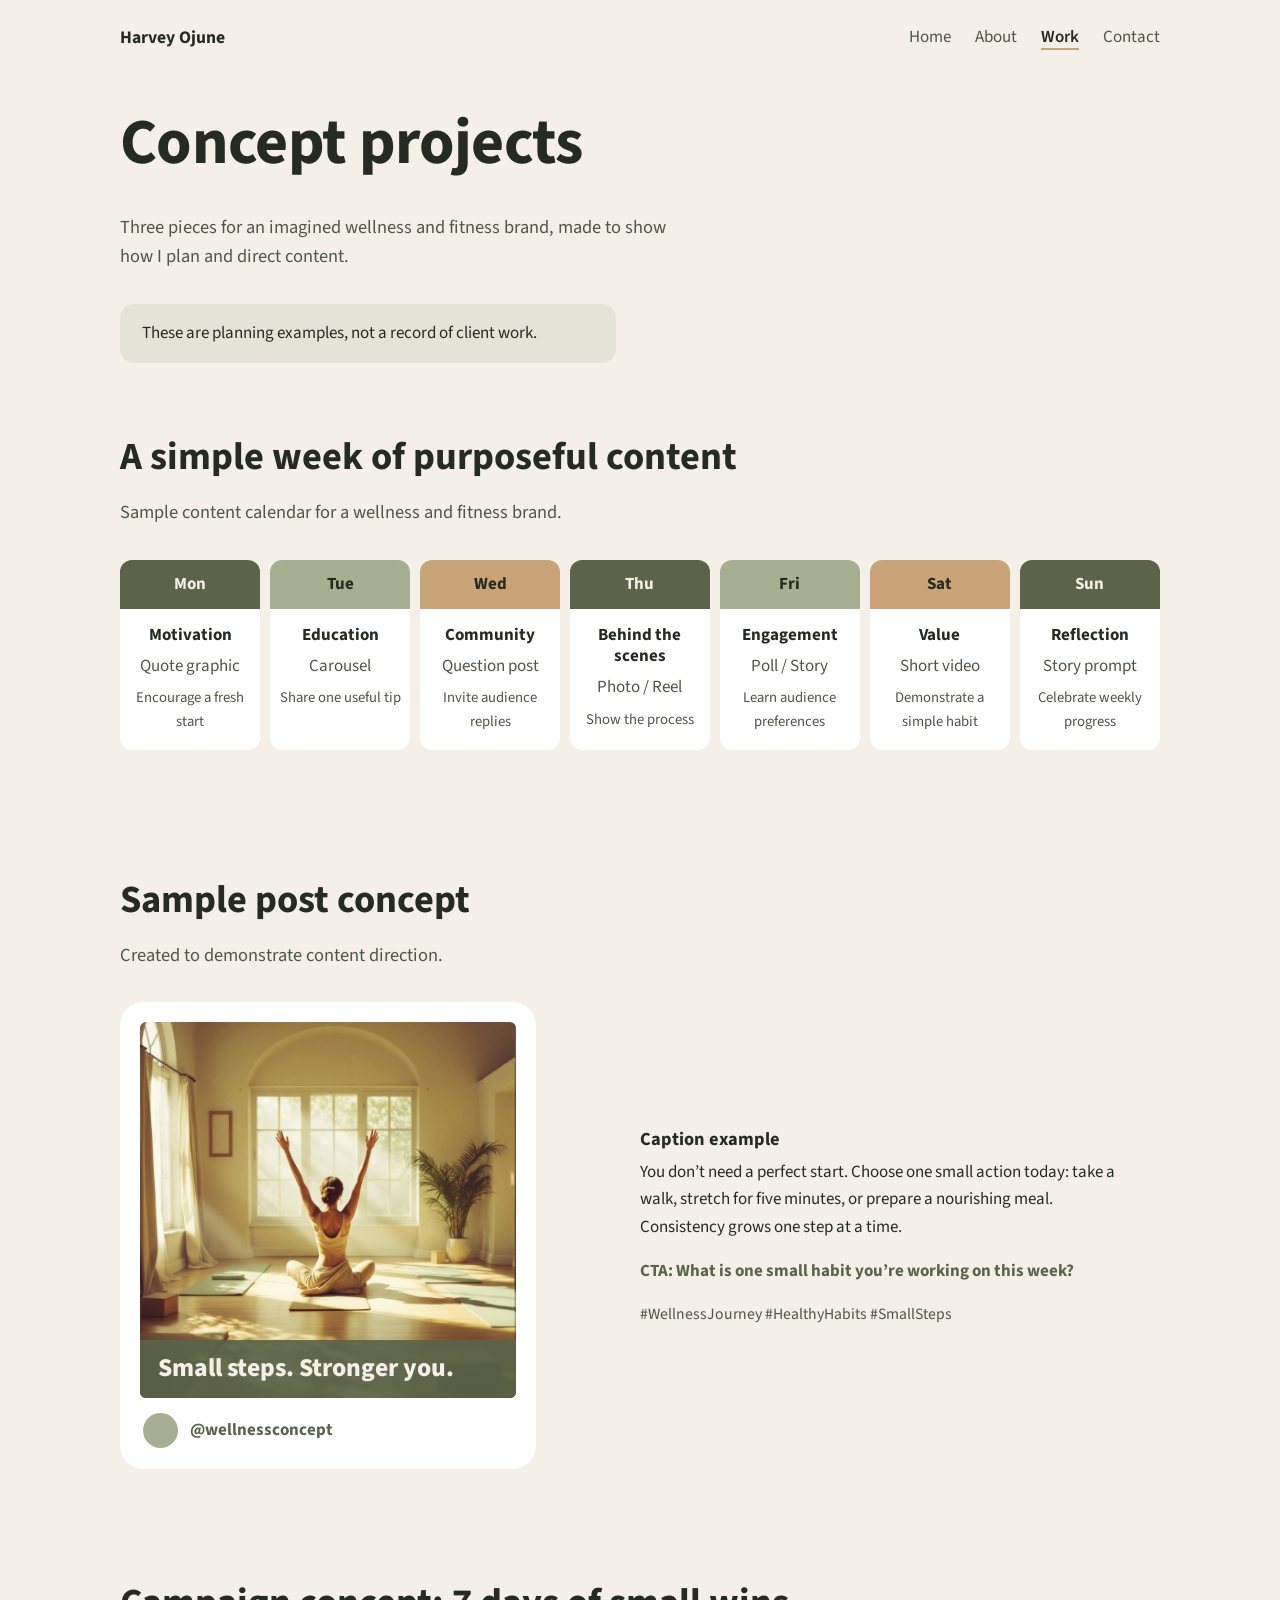
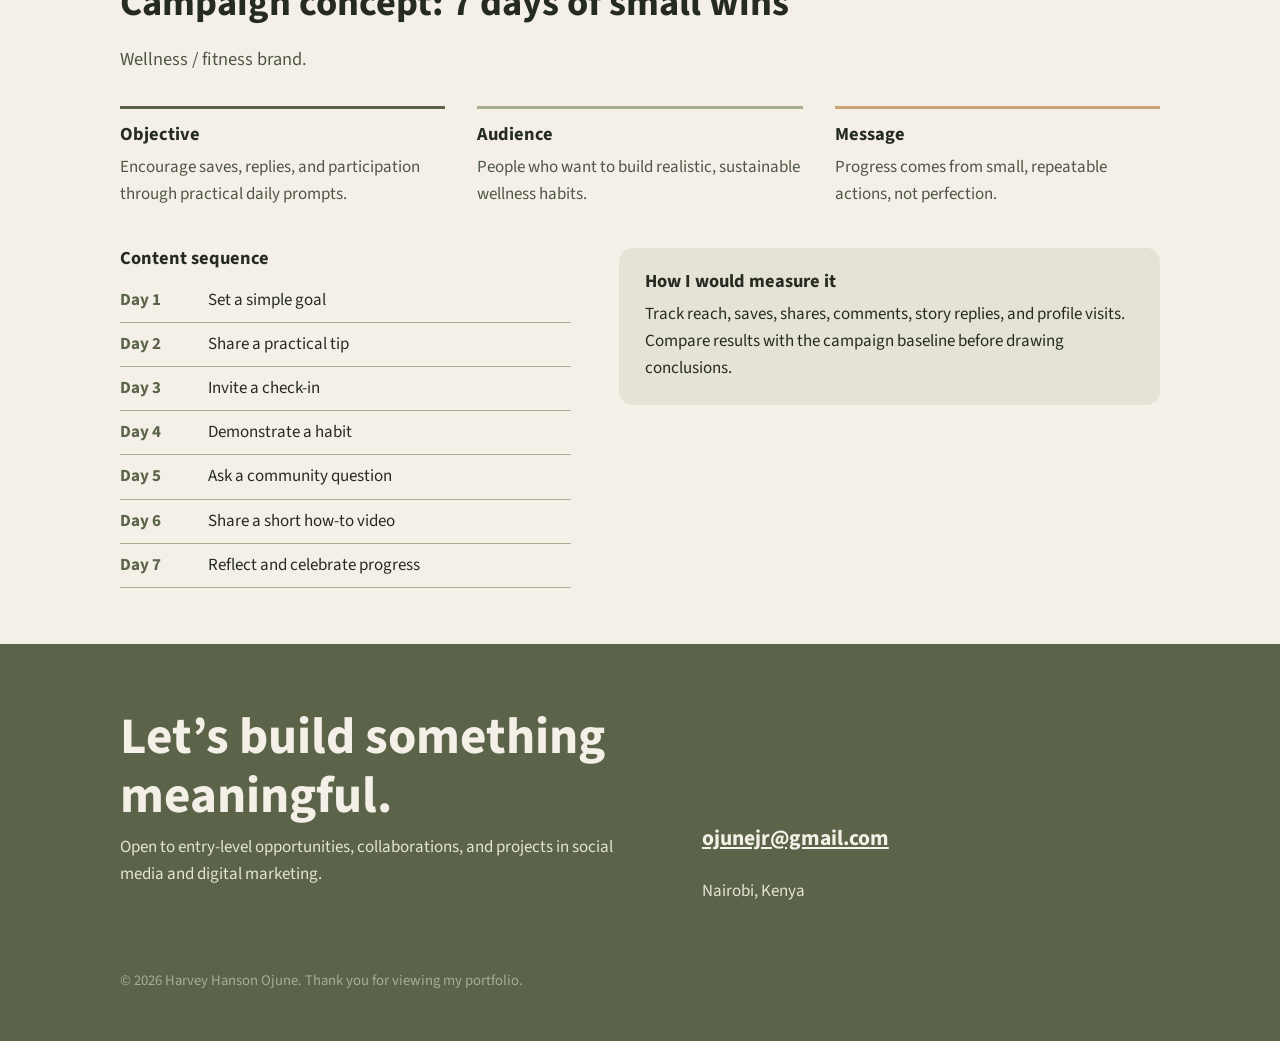
<file: portfolio-site/work.html>
<!DOCTYPE html>
<html lang="en">
<head>
  <meta charset="UTF-8">
  <meta name="viewport" content="width=device-width, initial-scale=1">
  <link rel="preconnect" href="https://fonts.googleapis.com">
  <link rel="preconnect" href="https://fonts.gstatic.com" crossorigin>
  <link href="https://fonts.googleapis.com/css2?family=Source+Sans+3:wght@400;600;700;800&display=swap" rel="stylesheet">
  <link rel="icon" href="data:image/svg+xml,%3Csvg xmlns=%27http://www.w3.org/2000/svg%27 viewBox=%270 0 100 100%27%3E%3Crect width=%27100%27 height=%27100%27 rx=%2722%27 fill=%27%235b6349%27/%3E%3Ctext x=%2750%27 y=%2770%27 font-size=%2762%27 font-family=%27sans-serif%27 font-weight=%27700%27 text-anchor=%27middle%27 fill=%27%23f4f0e8%27%3EH%3C/text%3E%3C/svg%3E">
  <link rel="stylesheet" href="style.css">
  <title>Work | Harvey Ojune</title>
  <meta name="description" content="Concept projects by Harvey Ojune: a sample content calendar, post, and 7-day campaign for a wellness brand.">
</head>
<body>

  <header class="site-header">
    <div class="wrap">
      <a class="brand" href="index.html">Harvey Ojune</a>
      <nav aria-label="Main">
        <a href="index.html">Home</a>
        <a href="about.html">About</a>
        <a href="work.html" aria-current="page">Work</a>
        <a href="#contact">Contact</a>
      </nav>
    </div>
  </header>

  <main>
    <section class="page-head">
      <div class="wrap">
        <h1>Concept projects</h1>
        <p class="section-intro">Three pieces for an imagined wellness and fitness brand, made to show how I plan and direct content.</p>
        <p class="notice">These are planning examples, not a record of client work.</p>
      </div>
    </section>

    <section id="calendar">
      <div class="wrap">
        <h2>A simple week of purposeful content</h2>
        <p class="section-intro">Sample content calendar for a wellness and fitness brand.</p>
        <ul class="week">
          <li><span class="day">Mon</span><span class="theme">Motivation</span><span class="format">Quote graphic</span><span class="goal">Encourage a fresh start</span></li>
          <li><span class="day">Tue</span><span class="theme">Education</span><span class="format">Carousel</span><span class="goal">Share one useful tip</span></li>
          <li><span class="day">Wed</span><span class="theme">Community</span><span class="format">Question post</span><span class="goal">Invite audience replies</span></li>
          <li><span class="day">Thu</span><span class="theme">Behind the scenes</span><span class="format">Photo / Reel</span><span class="goal">Show the process</span></li>
          <li><span class="day">Fri</span><span class="theme">Engagement</span><span class="format">Poll / Story</span><span class="goal">Learn audience preferences</span></li>
          <li><span class="day">Sat</span><span class="theme">Value</span><span class="format">Short video</span><span class="goal">Demonstrate a simple habit</span></li>
          <li><span class="day">Sun</span><span class="theme">Reflection</span><span class="format">Story prompt</span><span class="goal">Celebrate weekly progress</span></li>
        </ul>
      </div>
    </section>

    <section id="post">
      <div class="wrap">
        <h2>Sample post concept</h2>
        <p class="section-intro">Created to demonstrate content direction.</p>
        <div class="post-demo">
          <div class="post-card">
            <div class="post-image">
              <img src="images/wellness-post.jpg" alt="A woman sitting cross-legged in a sunlit yoga studio with her arms raised toward a large window" width="820" height="820">
              <div class="overlay">Small steps. Stronger you.</div>
            </div>
            <div class="post-handle">@wellnessconcept</div>
          </div>
          <div class="post-copy">
            <h3>Caption example</h3>
            <p>You don&rsquo;t need a perfect start. Choose one small action today: take a walk, stretch for five minutes, or prepare a nourishing meal. Consistency grows one step at a time.</p>
            <p class="cta">CTA: What is one small habit you&rsquo;re working on this week?</p>
            <p class="tags">#WellnessJourney #HealthyHabits #SmallSteps</p>
          </div>
        </div>
      </div>
    </section>

    <section id="campaign">
      <div class="wrap">
        <h2>Campaign concept: 7 days of small wins</h2>
        <p class="section-intro">Wellness / fitness brand.</p>
        <div class="campaign-top">
          <div>
            <h3>Objective</h3>
            <p>Encourage saves, replies, and participation through practical daily prompts.</p>
          </div>
          <div>
            <h3>Audience</h3>
            <p>People who want to build realistic, sustainable wellness habits.</p>
          </div>
          <div>
            <h3>Message</h3>
            <p>Progress comes from small, repeatable actions, not perfection.</p>
          </div>
        </div>
        <div class="campaign-bottom">
          <div>
            <h3>Content sequence</h3>
            <ol class="days" style="list-style:none;padding:0;margin:0;">
              <li><strong>Day 1</strong> Set a simple goal</li>
              <li><strong>Day 2</strong> Share a practical tip</li>
              <li><strong>Day 3</strong> Invite a check-in</li>
              <li><strong>Day 4</strong> Demonstrate a habit</li>
              <li><strong>Day 5</strong> Ask a community question</li>
              <li><strong>Day 6</strong> Share a short how-to video</li>
              <li><strong>Day 7</strong> Reflect and celebrate progress</li>
            </ol>
          </div>
          <div class="measure">
            <h3>How I would measure it</h3>
            <p>Track reach, saves, shares, comments, story replies, and profile visits. Compare results with the campaign baseline before drawing conclusions.</p>
          </div>
        </div>
      </div>
    </section>
  </main>

  <footer class="contact" id="contact">
    <div class="wrap">
      <div>
        <h2>Let&rsquo;s build something meaningful.</h2>
        <p>Open to entry-level opportunities, collaborations, and projects in social media and digital marketing.</p>
      </div>
      <div>
        <p class="email"><a href="mailto:ojunejr@gmail.com">ojunejr@gmail.com</a></p>
        <p class="place">Nairobi, Kenya</p>
      </div>
      <p class="legal">&copy; 2026 Harvey Hanson Ojune. Thank you for viewing my portfolio.</p>
    </div>
  </footer>

</body>
</html>
</file>
<file: style.css>
/* ==========================================================
   Harvey Ojune portfolio, billboard edition
   Change the colors and widths here and every page updates.
   ========================================================== */
:root {
  --midnight: #10151f;
  --paper: #f3efe6;
  --signal: #f2602f;
  --sun: #f4b63d;
  --muted: #4a5160;
  --line: #d8d2c4;
  --white: #ffffff;
  --max: 72rem;
}

* { box-sizing: border-box; }
html { scroll-behavior: smooth; }
@media (prefers-reduced-motion: reduce) { html { scroll-behavior: auto; } }

body {
  margin: 0;
  background: var(--paper);
  color: var(--midnight);
  font-family: "Archivo", "Segoe UI", Roboto, system-ui, sans-serif;
  font-size: 1.0625rem;
  line-height: 1.6;
}

img { max-width: 100%; height: auto; display: block; }

h1, h2, h3 { font-weight: 800; line-height: 1.02; margin: 0 0 0.5em; letter-spacing: -0.01em; }
h1, h2 { font-stretch: 112%; }
h1 { font-size: clamp(2.4rem, 7vw, 5.5rem); text-transform: uppercase; }
h2 { font-size: clamp(2rem, 5vw, 3.6rem); }
h3 { font-size: 1.2rem; line-height: 1.2; }
p  { margin: 0 0 1em; max-width: 60ch; }

a { color: inherit; }
a:focus-visible, .button:focus-visible {
  outline: 3px solid var(--signal);
  outline-offset: 3px;
}
.dark a:focus-visible, .dark .button:focus-visible { outline-color: var(--sun); }

.wrap { max-width: var(--max); margin: 0 auto; padding: 0 1.5rem; }
.kicker { font-style: italic; font-weight: 600; color: var(--muted); margin-bottom: 0.4rem; }
.dark .kicker { color: var(--line); }

/* ---------- Header ---------- */
.site-header { background: var(--paper); border-bottom: 2px solid var(--midnight); }
.site-header .wrap {
  display: flex; flex-wrap: wrap; align-items: center;
  justify-content: space-between; gap: 0.75rem 1.5rem; padding-top: 1rem; padding-bottom: 1rem;
}
.brand { font-weight: 800; font-stretch: 112%; text-decoration: none; font-size: 1.2rem; text-transform: uppercase; letter-spacing: 0.02em; }
.site-header nav { display: flex; flex-wrap: wrap; gap: 0.25rem 1.6rem; margin-left: auto; }
.site-header nav a { text-decoration: none; font-weight: 600; padding: 0.25rem 0; border-bottom: 3px solid transparent; }
.site-header nav a:hover { border-bottom-color: var(--signal); }
.site-header nav a[aria-current="page"] { border-bottom-color: var(--signal); }

/* ---------- Buttons ---------- */
.button {
  display: inline-block; padding: 0.8rem 1.5rem; border: 2px solid var(--midnight);
  background: var(--signal); color: var(--midnight);
  font-weight: 800; text-decoration: none; text-transform: uppercase;
  letter-spacing: 0.03em; font-size: 0.95rem;
}
.button:hover { background: var(--midnight); color: var(--paper); }
.button.ghost { background: transparent; }
.button.ghost:hover { background: var(--midnight); color: var(--paper); }
.dark .button { border-color: var(--signal); }
.dark .button:hover { background: var(--paper); color: var(--midnight); border-color: var(--paper); }
.dark .button.ghost { border-color: var(--paper); color: var(--paper); }
.dark .button.ghost:hover { background: var(--paper); color: var(--midnight); }
.button.small { padding: 0.55rem 1.1rem; font-size: 0.85rem; }
.button-row { display: flex; flex-wrap: wrap; gap: 0.75rem; margin-top: 1.75rem; }

/* ---------- Dark panels ---------- */
.dark { background: var(--midnight); color: var(--paper); }

/* ---------- Hero ---------- */
.hero { padding: 4rem 0 5rem; overflow: hidden; }
.hero .wrap { display: grid; grid-template-columns: 1.3fr 1fr; gap: 3.5rem; align-items: center; }
.hero h1 { margin-bottom: 0.35em; }
.hero .tagline { font-size: clamp(1.3rem, 3vw, 2rem); font-weight: 700; color: var(--sun); margin-bottom: 0.5rem; max-width: none; }
.hero .lead { color: var(--line); font-size: 1.15rem; }

.hero-photo { position: relative; justify-self: center; width: 100%; max-width: 25rem; }
.hero-photo::before {
  content: ""; position: absolute; inset: 1.5rem -1.25rem -1.25rem 1.5rem;
  background: var(--signal); z-index: 0;
}
.hero-photo img { position: relative; z-index: 1; width: 100%; aspect-ratio: 4 / 5; object-fit: cover; object-position: 50% 30%; }
.hero-photo .tag {
  position: absolute; z-index: 2; left: -0.9rem; bottom: 2rem;
  background: var(--sun); color: var(--midnight); font-weight: 800;
  text-transform: uppercase; font-size: 0.85rem; letter-spacing: 0.05em; padding: 0.45rem 0.8rem;
}

/* ---------- Ticker ---------- */
.ticker { background: var(--signal); color: var(--midnight); overflow: hidden; white-space: nowrap; border-block: 3px solid var(--midnight); }
.ticker-track { display: inline-flex; animation: ticker 32s linear infinite; }
.ticker:hover .ticker-track { animation-play-state: paused; }
.ticker-group { display: inline-flex; }
.ticker-group span {
  padding: 0.85rem 0; font-weight: 800; font-stretch: 112%; text-transform: uppercase;
  font-size: 1.15rem; letter-spacing: 0.03em;
}
.ticker-group span::after { content: "\25CF"; margin: 0 1.5rem; font-size: 0.7em; vertical-align: middle; }
@keyframes ticker { from { transform: translateX(0); } to { transform: translateX(-50%); } }
@media (prefers-reduced-motion: reduce) {
  .ticker { white-space: normal; }
  .ticker-track { animation: none; flex-wrap: wrap; }
  .ticker-group[aria-hidden="true"] { display: none; }
}

/* ---------- Sections ---------- */
section { padding: 4.5rem 0; }
.section-intro { font-size: 1.2rem; color: var(--muted); margin-bottom: 2.5rem; }
.dark .section-intro { color: var(--line); }

/* What I do (big rows) */
.what { list-style: none; margin: 0; padding: 0; border-bottom: 2px solid var(--midnight); }
.what li {
  display: grid; grid-template-columns: minmax(0, 1.1fr) minmax(0, 1fr);
  gap: 0.5rem 2.5rem; padding: 1.4rem 0; border-top: 2px solid var(--midnight); align-items: baseline;
}
.what h3 { font-size: clamp(1.4rem, 3.2vw, 2.2rem); margin: 0; font-stretch: 108%; }
.what p { margin: 0; color: var(--muted); }

/* Stats strip */
.stats { background: var(--sun); padding: 3rem 0; border-block: 3px solid var(--midnight); }
.stats ul { list-style: none; margin: 0; padding: 0; display: grid; grid-template-columns: repeat(4, 1fr); gap: 1.5rem; }
.stats li { border-left: 3px solid var(--midnight); padding-left: 1.1rem; }
.stats .num { display: block; font-weight: 800; font-stretch: 112%; font-size: clamp(3rem, 7vw, 5rem); line-height: 1; }
.stats .label { display: block; font-weight: 600; margin-top: 0.3rem; }

/* Feature blocks */
.feature .wrap { display: grid; grid-template-columns: 1fr 1fr; gap: 4rem; align-items: center; }
.feature p { font-size: 1.15rem; }
.feature.dark p { color: var(--line); }

.mini-week { display: grid; grid-template-columns: repeat(7, 1fr); gap: 0.4rem; list-style: none; margin: 0; padding: 0; }
.mini-week li { display: flex; flex-direction: column; min-height: 11rem; border: 2px solid var(--midnight); background: var(--white); }
.mini-week .d { padding: 0.45rem 0; text-align: center; font-weight: 800; font-size: 0.85rem; text-transform: uppercase; background: var(--midnight); color: var(--paper); }
.mini-week li:nth-child(3n+2) .d { background: var(--signal); color: var(--midnight); }
.mini-week li:nth-child(3n) .d { background: var(--sun); color: var(--midnight); }
.mini-week .t { writing-mode: vertical-rl; transform: rotate(180deg); margin: auto; padding: 0.5rem 0; font-weight: 700; font-size: 0.92rem; }

/* Post card (used on home and work pages) */
.post-card { background: var(--white); color: var(--midnight); border: 2px solid var(--midnight); padding: 1rem; max-width: 26rem; justify-self: center; width: 100%; }
.post-image { position: relative; overflow: hidden; }
.post-image img { width: 100%; aspect-ratio: 1 / 1; object-fit: cover; }
.post-image .overlay {
  position: absolute; left: 0; right: 0; bottom: 0; background: var(--signal); color: var(--midnight);
  padding: 0.8rem 1rem; font-weight: 800; font-stretch: 112%; text-transform: uppercase;
  font-size: clamp(1.1rem, 3vw, 1.5rem); line-height: 1.1;
}
.post-handle { display: flex; align-items: center; gap: 0.7rem; padding: 0.8rem 0.1rem 0; font-weight: 700; }
.post-handle::before { content: ""; width: 2rem; height: 2rem; border-radius: 50%; background: var(--sun); }

/* Workflow */
.steps { list-style: none; margin: 2.5rem 0 2rem; padding: 0; display: grid; grid-template-columns: repeat(5, 1fr); gap: 1rem; counter-reset: step; }
.steps li { counter-increment: step; border-top: 8px solid var(--midnight); padding-top: 1rem; }
.steps li:nth-child(5n+2) { border-top-color: var(--signal); }
.steps li:nth-child(5n+3) { border-top-color: var(--sun); }
.steps li:nth-child(5n+4) { border-top-color: var(--signal); }
.steps li::before {
  content: counter(step, decimal-leading-zero); display: block;
  font-weight: 800; font-stretch: 112%; font-size: 2.6rem; line-height: 1; margin-bottom: 0.6rem;
}
.steps h3 { margin-bottom: 0.3rem; }
.steps p { color: var(--muted); font-size: 0.98rem; margin: 0; }
.focus { background: var(--midnight); color: var(--paper); padding: 1.2rem 1.6rem; font-weight: 700; font-size: 1.15rem; max-width: none; }

/* ---------- Inner pages ---------- */
.page-head { padding: 3.5rem 0 1.5rem; }
.notice { background: var(--sun); border: 2px solid var(--midnight); padding: 1rem 1.3rem; font-weight: 600; max-width: 38rem; }

.about-grid { display: grid; grid-template-columns: 1.4fr 1fr; gap: 4rem; align-items: start; }
.about-photo { position: relative; max-width: 22rem; margin: 0; }
.about-photo::before { content: ""; position: absolute; inset: 1.25rem -1rem -1rem 1.25rem; background: var(--sun); z-index: 0; }
.about-photo img { position: relative; z-index: 1; width: 100%; aspect-ratio: 4 / 5; object-fit: cover; object-position: 50% 40%; }
.about-photo figcaption { position: relative; z-index: 1; font-size: 0.95rem; color: var(--muted); padding-top: 0.6rem; }

.strengths { list-style: none; padding: 0; margin: 0 0 2.5rem; display: grid; grid-template-columns: 1fr 1fr; gap: 1rem; }
.strengths li { background: var(--white); border: 2px solid var(--midnight); border-top-width: 8px; padding: 0.9rem 1.1rem; font-weight: 700; }
.strengths li:nth-child(2) { border-top-color: var(--signal); }
.strengths li:nth-child(3) { border-top-color: var(--sun); }

.approach-panel { background: var(--signal); color: var(--midnight); padding: 4rem 0; border-block: 3px solid var(--midnight); }
.approach-panel p {
  margin: 0; max-width: none; font-weight: 800; font-stretch: 112%; text-transform: uppercase;
  font-size: clamp(1.8rem, 6vw, 4.2rem); line-height: 1.02;
}

.tools { display: grid; grid-template-columns: 1fr 1fr; gap: 1.5rem 3rem; margin: 0 0 2rem; padding: 0; list-style: none; }
.tools li { border-top: 2px solid var(--midnight); padding-top: 0.8rem; }
.tools strong { display: block; font-size: 1.15rem; }
.tools span { color: var(--muted); }

.week { display: grid; grid-template-columns: repeat(7, 1fr); gap: 0.5rem; list-style: none; padding: 0; margin: 0; }
.week li { background: var(--white); border: 2px solid var(--midnight); display: flex; flex-direction: column; }
.week .day { padding: 0.7rem 0.5rem; text-align: center; font-weight: 800; text-transform: uppercase; background: var(--midnight); color: var(--paper); }
.week li:nth-child(3n+2) .day { background: var(--signal); color: var(--midnight); }
.week li:nth-child(3n) .day { background: var(--sun); color: var(--midnight); }
.week .theme { font-weight: 800; text-align: center; padding: 1rem 0.5rem 0.3rem; line-height: 1.2; }
.week .format { text-align: center; color: var(--muted); padding: 0 0.5rem 0.4rem; }
.week .goal { text-align: center; color: var(--muted); font-size: 0.92rem; padding: 0 0.6rem 1rem; }

.post-demo { display: grid; grid-template-columns: 1fr 1.1fr; gap: 4rem; align-items: center; }
.cta { font-weight: 800; }
.tags { color: var(--muted); }

.campaign-top { display: grid; grid-template-columns: repeat(3, 1fr); gap: 2rem; margin-bottom: 3rem; }
.campaign-top > div { border-top: 8px solid var(--midnight); padding-top: 0.9rem; }
.campaign-top > div:nth-child(2) { border-top-color: var(--signal); }
.campaign-top > div:nth-child(3) { border-top-color: var(--sun); }
.campaign-top p { color: var(--muted); margin: 0; }
.campaign-bottom { display: grid; grid-template-columns: 1fr 1.2fr; gap: 4rem; align-items: start; }
.days { list-style: none; padding: 0; margin: 0; }
.days li { padding: 0.6rem 0; border-bottom: 2px solid var(--midnight); display: flex; gap: 1rem; }
.days li:first-child { border-top: 2px solid var(--midnight); }
.days strong { min-width: 4.5rem; }
.measure { background: var(--midnight); color: var(--paper); padding: 1.6rem 1.8rem; }
.measure h3 { margin-top: 0; color: var(--sun); }
.measure p { margin: 0; color: var(--line); }

/* ---------- Contact ---------- */
.contact { padding: 5rem 0 3rem; }
.contact h2 { font-size: clamp(3rem, 11vw, 8rem); text-transform: uppercase; margin-bottom: 0.2em; line-height: 0.92; }
.contact .row { display: grid; grid-template-columns: 1.2fr 1fr; gap: 2rem; align-items: end; }
.contact .email { font-size: clamp(1.3rem, 3vw, 2rem); font-weight: 800; word-break: break-word; margin-bottom: 0.2rem; }
.contact .email a { color: var(--sun); }
.contact .email a:hover { color: var(--paper); }
.contact .place { color: var(--line); margin: 0; }
.contact .legal { margin: 3rem 0 0; font-size: 0.92rem; color: var(--line); max-width: none; border-top: 1px solid #2c3445; padding-top: 1.25rem; }

/* ---------- Tablet and phone ---------- */
@media (max-width: 62rem) {
  .stats ul { grid-template-columns: repeat(2, 1fr); row-gap: 2rem; }
  .steps { grid-template-columns: repeat(3, 1fr); row-gap: 2rem; }
  .week { grid-template-columns: repeat(4, 1fr); }
  .mini-week li { min-height: 9rem; }
}

@media (max-width: 52rem) {
  section { padding: 3.25rem 0; }
  .hero { padding: 2.5rem 0 4rem; }
  .hero .wrap, .feature .wrap, .about-grid, .post-demo, .campaign-bottom, .contact .row { grid-template-columns: 1fr; gap: 2.5rem; }
  .hero-photo { max-width: 20rem; margin-right: 1rem; }
  .about-photo { max-width: 20rem; margin-right: 1rem; }
  .what li { grid-template-columns: 1fr; }
  .campaign-top { grid-template-columns: 1fr; }
  .week { grid-template-columns: repeat(2, 1fr); }
  .site-header nav { margin-left: 0; width: 100%; order: 3; }
}

@media (max-width: 36rem) {
  .steps { grid-template-columns: 1fr; }
  .strengths, .tools { grid-template-columns: 1fr; }
  .mini-week { grid-template-columns: repeat(7, 1fr); gap: 0.25rem; }
  .mini-week .t { font-size: 0.78rem; }
}
</file>
<file: portfolio-site/style.css>
/* ==========================================================
   Harvey Ojune portfolio
   Change the colors and widths here and the whole site updates.
   ========================================================== */
:root {
  --cream: #f4f0e8;
  --stone: #e5e3d5;
  --sage: #5b6349;
  --sage-light: #a7ae92;
  --tan: #c9a478;
  --ink: #262b22;
  --muted: #4f5645;
  --white: #ffffff;
  --max: 68rem;
  --radius: 14px;
}

* { box-sizing: border-box; }

html { scroll-behavior: smooth; }
@media (prefers-reduced-motion: reduce) { html { scroll-behavior: auto; } }

body {
  margin: 0;
  background: var(--cream);
  color: var(--ink);
  font-family: "Source Sans 3", Calibri, Carlito, "Segoe UI", Roboto, system-ui, sans-serif;
  font-size: 1.0625rem;
  line-height: 1.6;
}

img { max-width: 100%; height: auto; display: block; }

h1, h2, h3 { line-height: 1.15; margin: 0 0 0.5em; font-weight: 700; }
h1 { font-size: clamp(2.25rem, 6vw, 4rem); letter-spacing: -0.01em; }
h2 { font-size: clamp(1.75rem, 3.5vw, 2.4rem); }
h3 { font-size: 1.15rem; }
p  { margin: 0 0 1em; max-width: 62ch; }

a { color: var(--sage); }
a:hover { color: var(--ink); }
a:focus-visible, .button:focus-visible {
  outline: 3px solid var(--sage);
  outline-offset: 3px;
}

.wrap { max-width: var(--max); margin: 0 auto; padding: 0 1.5rem; }
.muted { color: var(--muted); }

/* ---------- Header ---------- */
.site-header { padding: 1.25rem 0; }
.site-header .wrap {
  display: flex; flex-wrap: wrap; justify-content: space-between;
  align-items: center; gap: 0.75rem 1.5rem;
}
.brand { font-weight: 700; color: var(--ink); text-decoration: none; font-size: 1.1rem; }
.site-header nav { display: flex; flex-wrap: wrap; gap: 0.25rem 1.5rem; }
.site-header nav a { color: var(--muted); text-decoration: none; padding: 0.25rem 0; }
.site-header nav a:hover { color: var(--ink); }
.site-header nav a[aria-current="page"] {
  color: var(--ink); font-weight: 600;
  text-decoration: underline; text-decoration-thickness: 2px;
  text-underline-offset: 6px; text-decoration-color: var(--tan);
}

/* ---------- Buttons ---------- */
.button {
  display: inline-block; padding: 0.8rem 1.6rem; border-radius: 8px;
  background: var(--sage); color: var(--cream);
  font-weight: 600; text-decoration: none; border: 2px solid var(--sage);
}
.button:hover { background: var(--ink); border-color: var(--ink); color: var(--cream); }
.button.ghost { background: transparent; color: var(--sage); }
.button.ghost:hover { background: var(--sage); color: var(--cream); border-color: var(--sage); }
.button-row { display: flex; flex-wrap: wrap; gap: 0.75rem; margin-top: 1.5rem; }

/* ---------- Hero ---------- */
.hero { padding: 2.5rem 0 4.5rem; }
.hero .wrap {
  display: grid; grid-template-columns: 1.25fr 1fr;
  gap: 3rem; align-items: center;
}
.hero .name { color: var(--sage); font-weight: 600; margin-bottom: 1rem; }
.hero h1 { margin-bottom: 0.4em; }
.hero .tagline { font-size: 1.6rem; font-weight: 700; color: var(--sage); margin-bottom: 0.4rem; }
.hero .pillars { font-size: 1.15rem; color: var(--muted); }

.photo-frame { position: relative; justify-self: center; width: 100%; max-width: 24rem; }
.photo-frame::before {
  content: ""; position: absolute; inset: 2.5rem -1.5rem -1.5rem 2.5rem;
  background: var(--stone); border-radius: 28px; z-index: 0;
}
.photo-frame figure {
  position: relative; z-index: 1; margin: 0; background: var(--white);
  padding: 0.9rem 0.9rem 0.6rem; border-radius: 4px;
}
.photo-frame img { width: 100%; aspect-ratio: 3 / 4; object-fit: cover; }
.photo-frame figcaption { padding: 0.7rem 0.1rem 0.3rem; font-size: 0.95rem; color: var(--muted); }

/* ---------- Sections ---------- */
section { padding: 3.5rem 0; }
.section-intro { color: var(--muted); font-size: 1.15rem; margin-bottom: 2rem; }

/* Services */
.services {
  display: grid; grid-template-columns: repeat(3, 1fr);
  gap: 2.25rem 2.5rem; margin: 0; padding: 0; list-style: none;
}
.services li { border-top: 3px solid var(--sage); padding-top: 1rem; }
.services li:nth-child(3n+2) { border-top-color: var(--sage-light); }
.services li:nth-child(3n) { border-top-color: var(--tan); }
.services p { color: var(--muted); margin: 0; }

/* Workflow (a real sequence, so it is numbered) */
.workflow-band { background: var(--stone); }
.steps {
  list-style: none; margin: 2.5rem 0 2rem; padding: 0;
  display: grid; grid-template-columns: repeat(5, 1fr); gap: 1rem;
  position: relative; counter-reset: step;
}
.steps::before {
  content: ""; position: absolute; top: 1.7rem; left: 10%; right: 10%;
  border-top: 2px dashed var(--sage-light);
}
.steps li { position: relative; text-align: center; padding: 0 0.4rem; counter-increment: step; }
.steps li::before {
  content: counter(step);
  display: grid; place-items: center; width: 3.4rem; height: 3.4rem;
  margin: 0 auto 0.9rem; border-radius: 50%;
  background: var(--sage); color: var(--cream);
  font-weight: 700; font-size: 1.2rem; position: relative;
}
.steps li:nth-child(even)::before { background: var(--sage-light); color: var(--ink); }
.steps h3 { margin-bottom: 0.25rem; }
.steps p { margin: 0 auto; color: var(--muted); font-size: 0.98rem; }
.focus {
  background: var(--cream); border-radius: var(--radius);
  padding: 1.1rem 1.5rem; text-align: center; font-weight: 700; max-width: none;
}

/* ---------- About page ---------- */
.about-grid {
  display: grid; grid-template-columns: 1.4fr 1fr; gap: 3.5rem; align-items: start;
}
.about-photo { margin: 0; background: var(--white); padding: 0.9rem 0.9rem 0.6rem; border-radius: 4px; max-width: 22rem; }
.about-photo img { width: 100%; aspect-ratio: 4 / 5; object-fit: cover; object-position: 50% 40%; }
.about-photo figcaption { padding: 0.7rem 0.1rem 0.3rem; font-size: 0.95rem; color: var(--muted); }

.strengths { list-style: none; padding: 0; margin: 0 0 2rem; display: grid; grid-template-columns: 1fr 1fr; gap: 0.75rem; }
.strengths li { background: var(--white); border-radius: 10px; padding: 0.9rem 1.1rem; font-weight: 600; border-left: 5px solid var(--sage); }
.strengths li:nth-child(2) { border-left-color: var(--sage-light); }
.strengths li:nth-child(3) { border-left-color: var(--tan); }

.approach { display: flex; flex-wrap: wrap; gap: 0.75rem; padding: 0; list-style: none; margin: 0 0 2rem; }
.approach li { padding: 0.7rem 1.4rem; border-radius: 999px; font-weight: 700; }
.approach li:nth-child(1) { background: var(--sage); color: var(--cream); }
.approach li:nth-child(2) { background: var(--sage-light); color: var(--ink); }
.approach li:nth-child(3) { background: var(--tan); color: var(--ink); }

.tools { display: grid; grid-template-columns: 1fr 1fr; gap: 1.5rem 2.5rem; margin: 0; padding: 0; list-style: none; }
.tools li { border-top: 1px solid var(--sage-light); padding-top: 0.75rem; }
.tools strong { display: block; }
.tools span { color: var(--muted); }

/* ---------- Work page ---------- */
.page-head { padding: 2rem 0 1rem; }
.notice {
  background: var(--stone); border-radius: var(--radius);
  padding: 1rem 1.4rem; max-width: 62ch; margin: 1.25rem 0 0;
}

.week {
  display: grid; grid-template-columns: repeat(7, 1fr); gap: 0.6rem;
  list-style: none; padding: 0; margin: 0 0 1rem;
}
.week li { background: var(--white); border-radius: 12px; overflow: hidden; display: flex; flex-direction: column; }
.week .day { padding: 0.7rem 0.5rem; text-align: center; font-weight: 700; background: var(--sage); color: var(--cream); }
.week li:nth-child(3n+2) .day { background: var(--sage-light); color: var(--ink); }
.week li:nth-child(3n) .day { background: var(--tan); color: var(--ink); }
.week .theme { font-weight: 700; text-align: center; padding: 1rem 0.5rem 0.4rem; line-height: 1.25; }
.week .format { text-align: center; color: var(--muted); padding: 0 0.5rem 0.4rem; }
.week .goal { text-align: center; color: var(--muted); font-size: 0.92rem; padding: 0 0.6rem 1rem; }

.post-demo { display: grid; grid-template-columns: 1fr 1.1fr; gap: 3rem; align-items: center; }
.post-card { background: var(--white); border-radius: 24px; padding: 1.25rem; max-width: 26rem; }
.post-image { position: relative; border-radius: 6px; overflow: hidden; }
.post-image img { width: 100%; aspect-ratio: 1 / 1; object-fit: cover; }
.post-image .overlay {
  position: absolute; left: 0; right: 0; bottom: 0;
  background: rgba(91, 99, 73, 0.92); color: var(--cream);
  padding: 0.9rem 1.1rem; font-weight: 800; font-size: clamp(1.2rem, 3vw, 1.6rem); line-height: 1.15;
}
.post-handle { display: flex; align-items: center; gap: 0.7rem; padding: 0.9rem 0.2rem 0.1rem; font-weight: 700; color: var(--sage); }
.post-handle::before { content: ""; width: 2.2rem; height: 2.2rem; border-radius: 50%; background: var(--sage-light); }

.post-copy h3 { margin-top: 0; }
.cta { font-weight: 700; color: var(--sage); }
.tags { color: var(--muted); font-size: 0.98rem; }

.campaign-top { display: grid; grid-template-columns: repeat(3, 1fr); gap: 2rem; margin-bottom: 2.5rem; }
.campaign-top > div { border-top: 3px solid var(--sage); padding-top: 0.9rem; }
.campaign-top > div:nth-child(2) { border-top-color: var(--sage-light); }
.campaign-top > div:nth-child(3) { border-top-color: var(--tan); }
.campaign-top p { color: var(--muted); margin: 0; }

.campaign-bottom { display: grid; grid-template-columns: 1fr 1.2fr; gap: 3rem; align-items: start; }
.days { list-style: none; padding: 0; margin: 0; }
.days li { padding: 0.5rem 0; border-bottom: 1px solid var(--sage-light); display: flex; gap: 1rem; }
.days li strong { min-width: 4.5rem; color: var(--sage); }
.measure { background: var(--stone); border-radius: var(--radius); padding: 1.4rem 1.6rem; }
.measure h3 { margin-top: 0; }
.measure p { margin: 0; }

/* ---------- Contact footer ---------- */
.contact { background: var(--sage); color: var(--cream); padding: 4rem 0 3rem; margin-top: 0; }
.contact .wrap { display: grid; grid-template-columns: 1.2fr 1fr; gap: 2rem; align-items: end; }
.contact h2 { font-size: clamp(2rem, 5vw, 3.2rem); margin-bottom: 0.5rem; }
.contact p { color: var(--stone); }
.contact a { color: var(--cream); }
.contact .email { font-size: 1.35rem; font-weight: 700; word-break: break-word; }
.contact .place { margin: 0.25rem 0 0; }
.contact .legal { grid-column: 1 / -1; margin: 2rem 0 0; font-size: 0.92rem; color: var(--sage-light); }
.contact a:focus-visible { outline-color: var(--cream); }

/* ---------- Tablet and phone ---------- */
@media (max-width: 62rem) {
  .week { grid-template-columns: repeat(4, 1fr); }
  .steps { grid-template-columns: repeat(3, 1fr); row-gap: 2rem; }
  .steps::before { display: none; }
}

@media (max-width: 52rem) {
  .hero .wrap, .about-grid, .post-demo, .campaign-bottom, .contact .wrap { grid-template-columns: 1fr; }
  .hero { padding-bottom: 3rem; }
  .photo-frame { max-width: 20rem; margin-top: 1rem; }
  .services, .campaign-top { grid-template-columns: 1fr; }
  .about-photo { max-width: 20rem; }
  .week { grid-template-columns: repeat(2, 1fr); }
}

@media (max-width: 36rem) {
  .steps { grid-template-columns: 1fr; text-align: left; }
  .steps li { display: grid; grid-template-columns: 3.4rem 1fr; column-gap: 1rem; text-align: left; }
  .steps li::before { grid-row: 1 / span 2; margin: 0; }
  .steps p { margin: 0; }
  .strengths, .tools { grid-template-columns: 1fr; }
}
</file>
